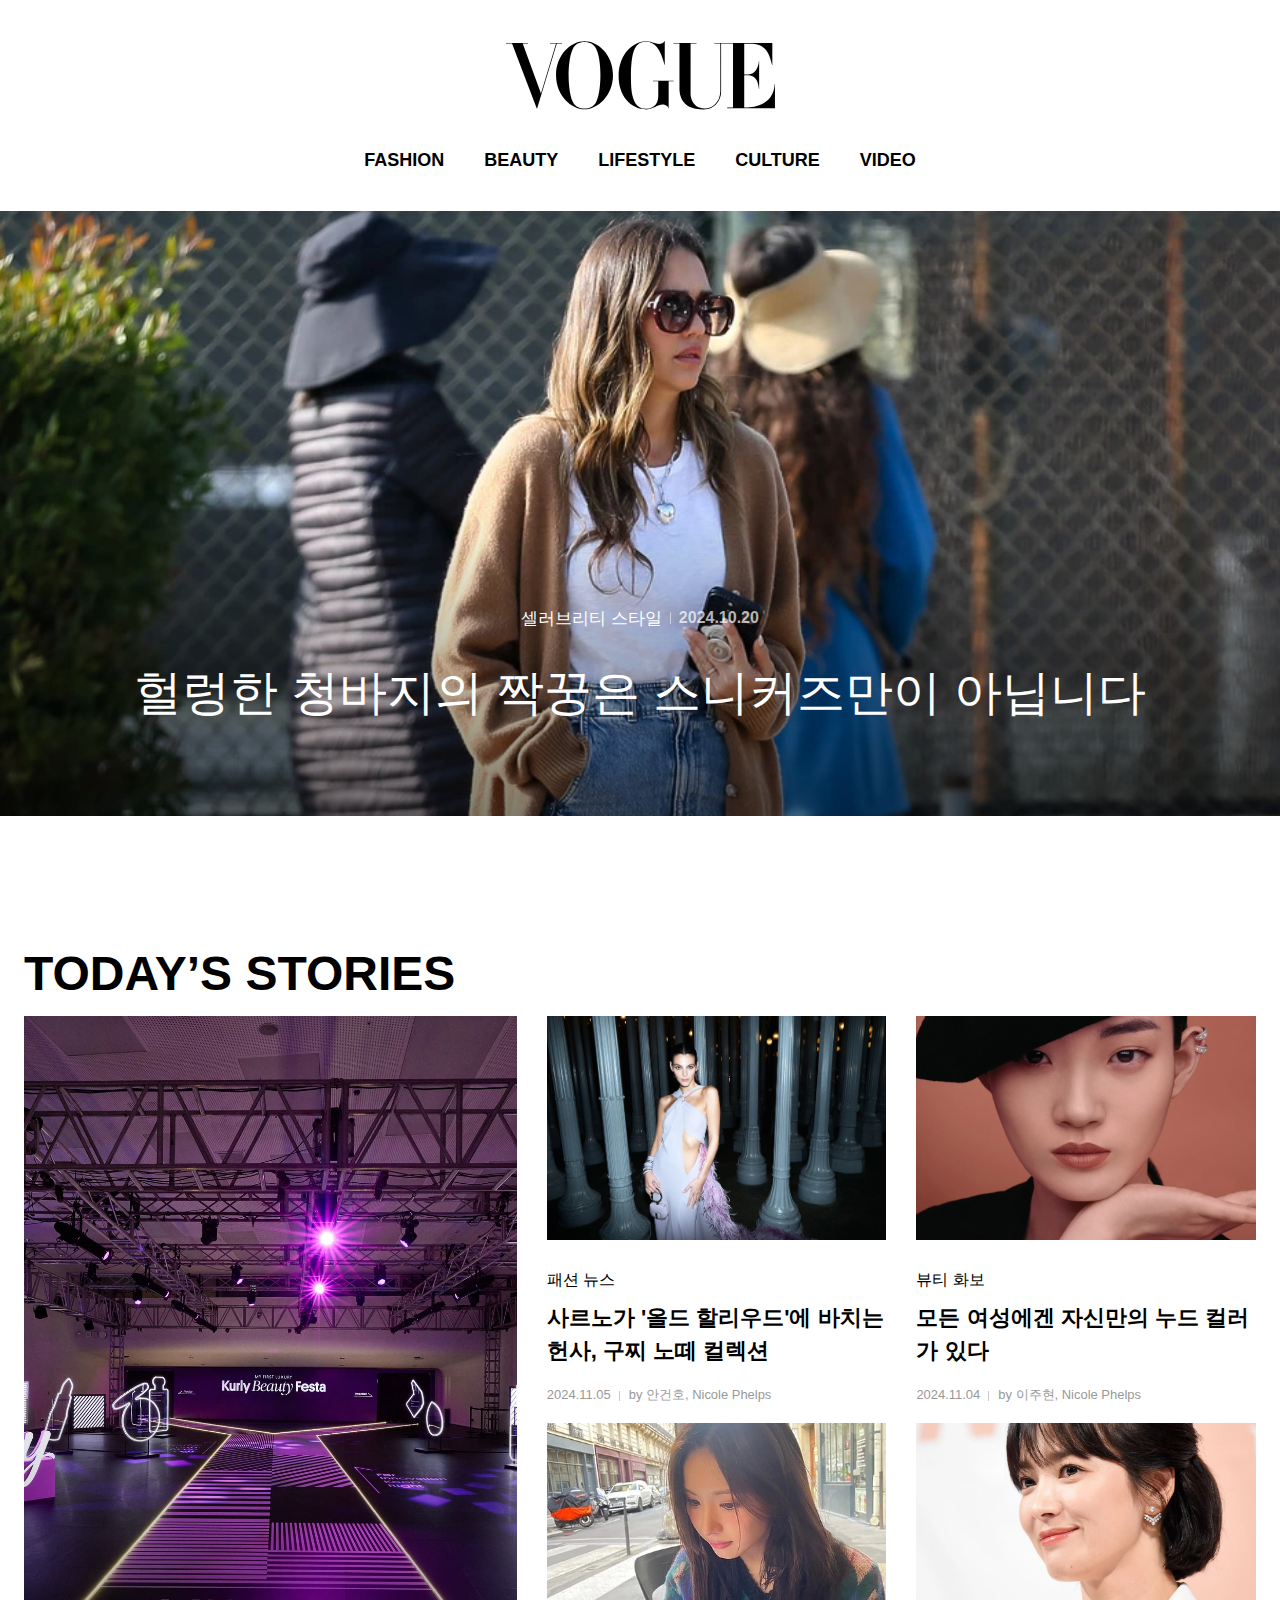
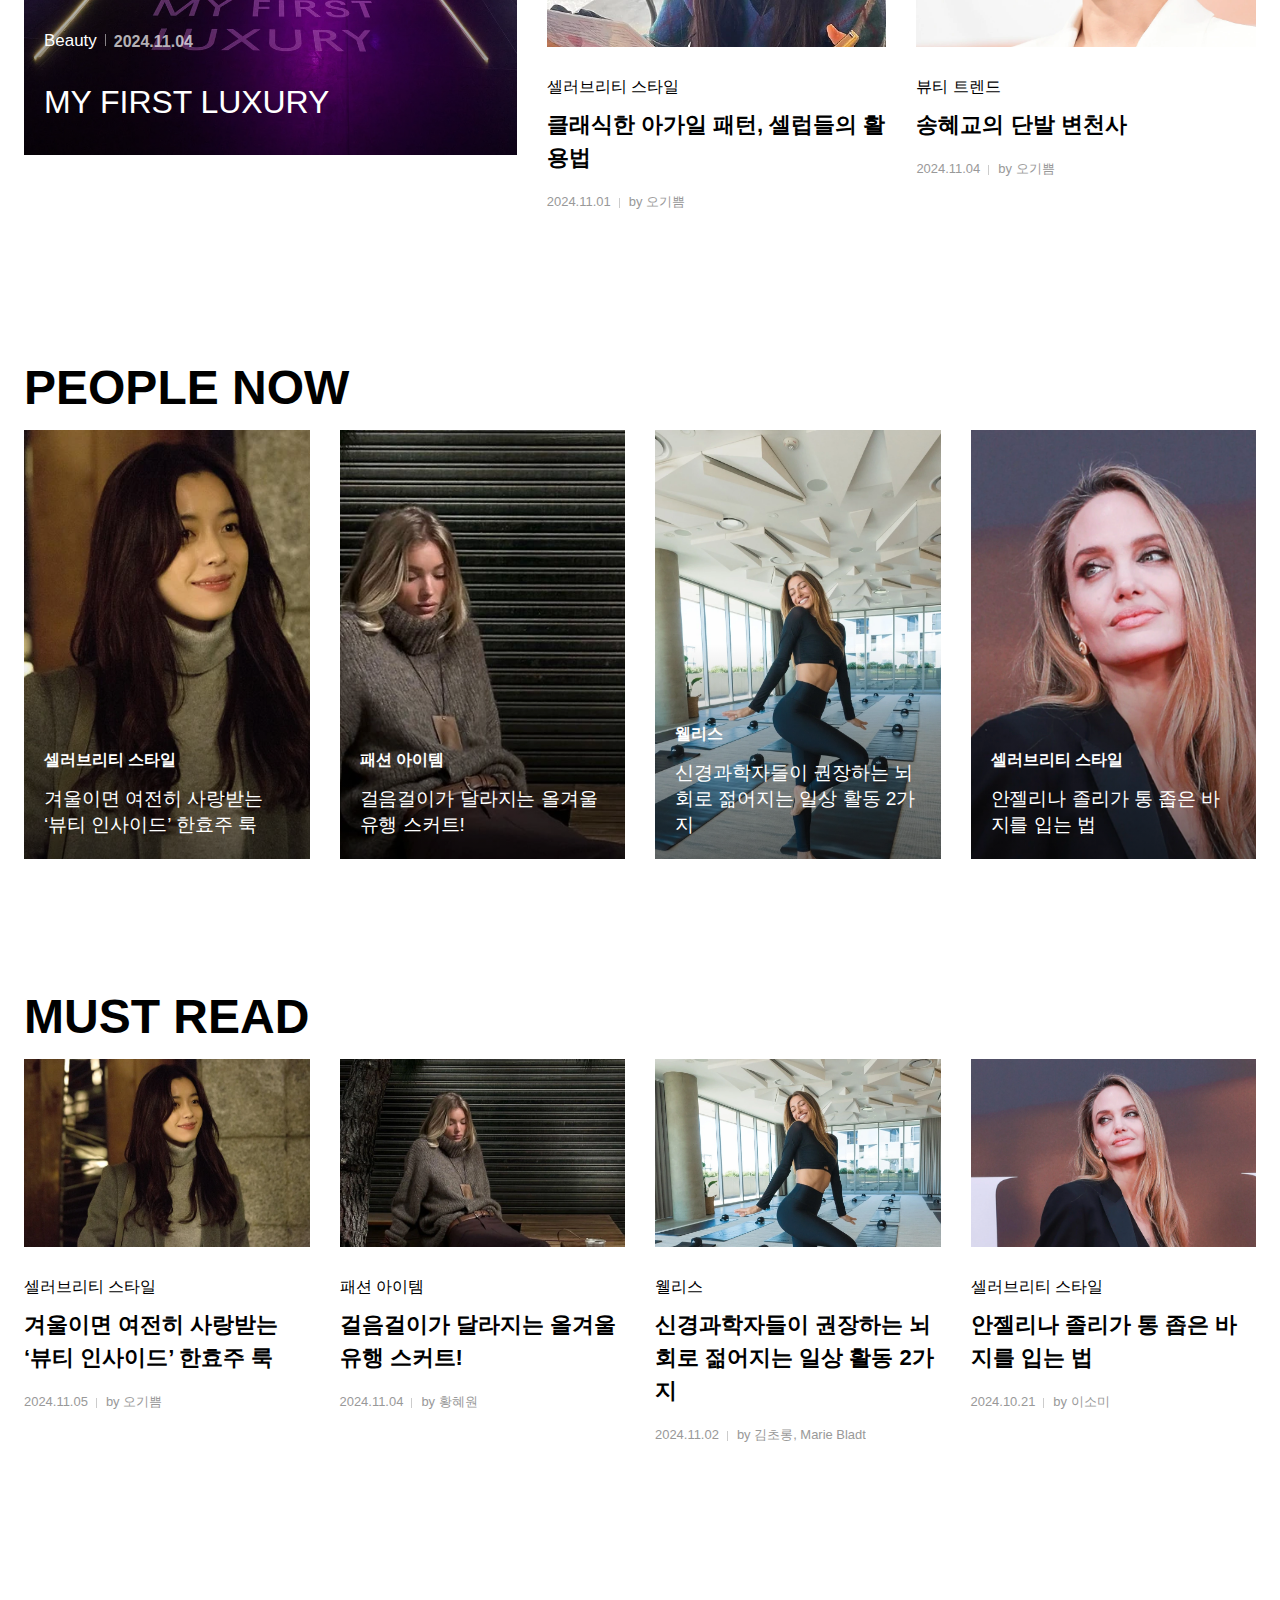
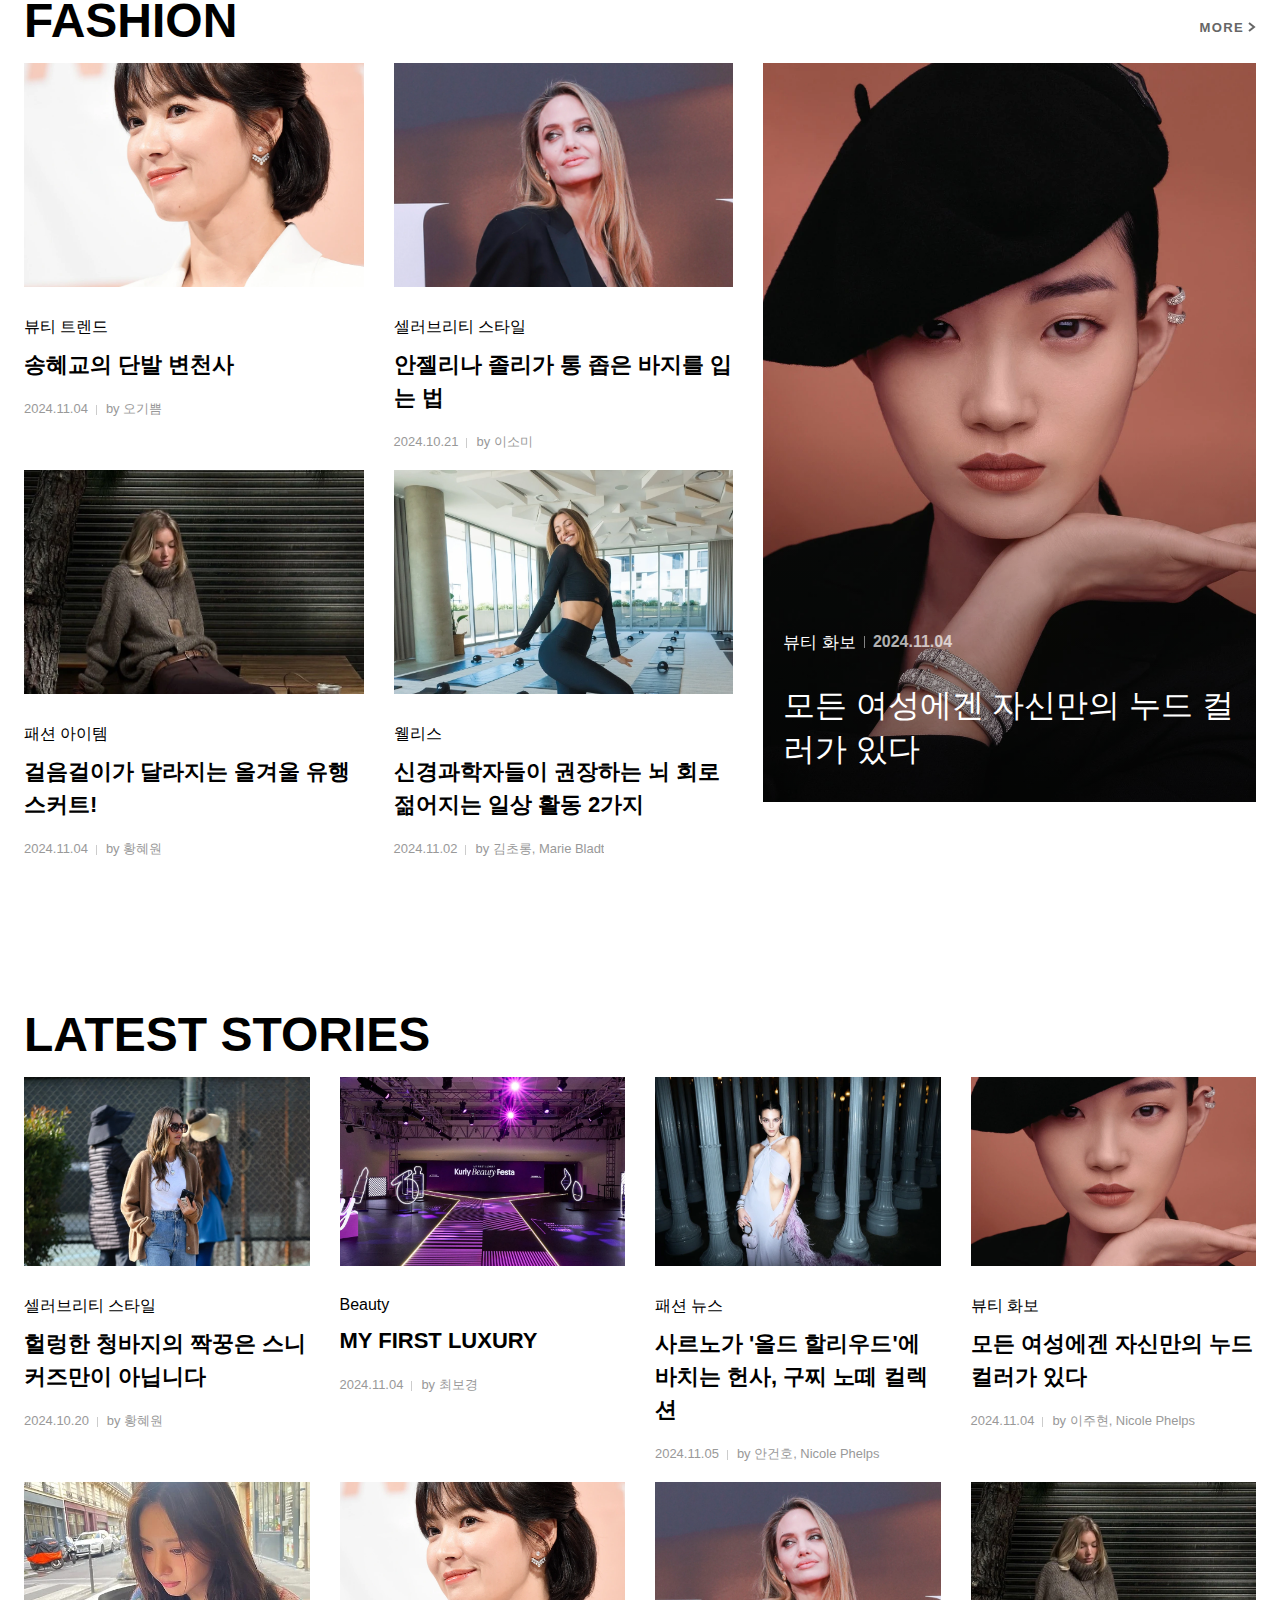
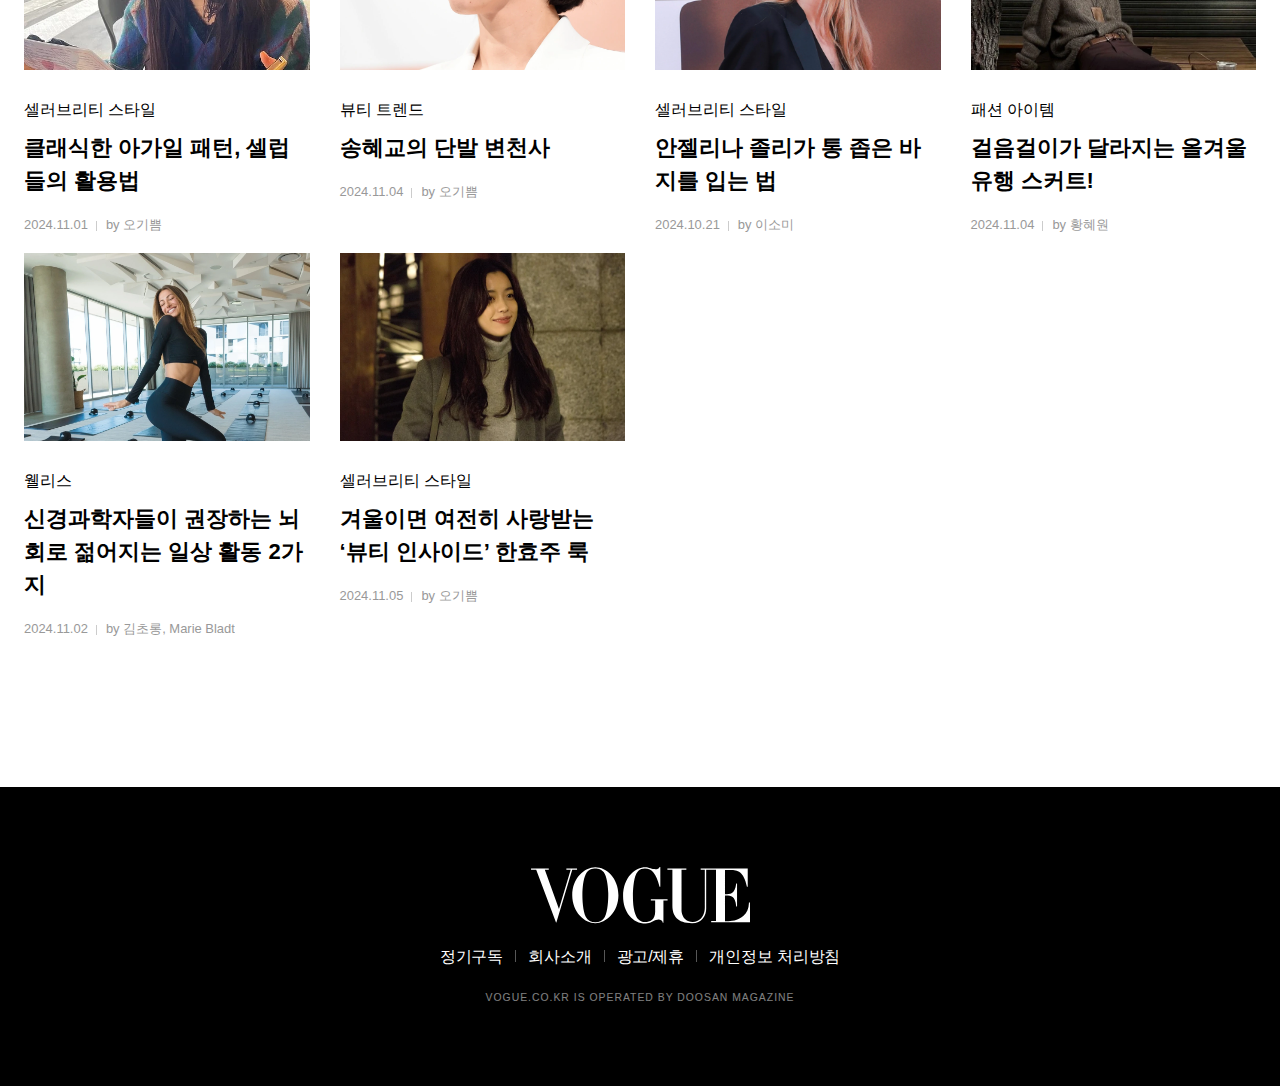
<file: index.html>
<!DOCTYPE html>
<html lang="ko">
  <head>
    <meta charset="UTF-8" />
    <meta http-equiv="Content-Type" content="text/html; charset=utf-8" />
    <meta name="viewport" content="width=device-width, initial-scale=1.0" />
    <link
      rel="shortcut icon"
      href="assets/images/vogue-favicon.ico"
      type="image/x-icon"
    />
    <title>보그 코리아 (Vogue Korea)</title>
    <link href="assets/css/style.css" rel="stylesheet" />
  </head>
  <body>
    <header class="main-header">
      <div class="logo">
        <a href="index.html"><img src="assets/images/logo.svg" /></a>
      </div>
      <nav>
        <ul>
          <li><a href="page-main.html">FASHION</a></li>
          <li><a href="page-main.html">BEAUTY</a></li>
          <li><a href="page-main.html">LIFESTYLE</a></li>
          <li><a href="page-main.html">CULTURE</a></li>
          <li><a href="page-main.html">VIDEO</a></li>
        </ul>
      </nav>
    </header>

    <main>
      <section class="content">
        <ul class="posts">
          <li class="posts-top post-m" data-index="0"></li>
        </ul>
      </section>
      <section class="content">
        <h2 class="tit">Today’s Stories</h2>
        <ul class="posts">
          <li class="posts-main post-m" data-index="1"></li>
          <li class="posts-sub posts-default">
            <ul>
              <li class="post" data-index="2"></li>
              <li class="post" data-index="3"></li>
              <li class="post" data-index="4"></li>
              <li class="post" data-index="5"></li>
            </ul>
          </li>
        </ul>
      </section>
      <section class="content">
        <h2 class="tit">PEOPLE NOW</h2>
        <div class="posts">
          <ul class="posts-thum">
            <li class="post-t" data-index="9"></li>
            <li class="post-t" data-index="7"></li>
            <li class="post-t" data-index="8"></li>
            <li class="post-t" data-index="6"></li>
          </ul>
        </div>
      </section>
      <section class="content">
        <h2 class="tit">Must Read</h2>
        <ul class="posts">
          <li class="posts-default">
            <ul>
              <li class="post" data-index="9"></li>
              <li class="post" data-index="7"></li>
              <li class="post" data-index="8"></li>
              <li class="post" data-index="6"></li>
            </ul>
          </li>
        </ul>
      </section>
      <section class="content">
        <div class="tit">
          <h2>fashion</h2>
          <a class="btn_more" href="page-main.html">more</a>
        </div>
        <ul class="posts">
          <li class="posts-main post-m" data-index="3"></li>
          <li class="posts-sub left posts-default">
            <ul>
              <li class="post" data-index="5"></li>
              <li class="post" data-index="6"></li>
              <li class="post" data-index="7"></li>
              <li class="post" data-index="8"></li>
            </ul>
          </li>
        </ul>
      </section>
      <section class="content">
        <h2 class="tit">Latest stories</h2>
        <ul class="posts">
          <li class="posts-default">
            <ul>
              <li class="post" data-index="0"></li>
              <li class="post" data-index="1"></li>
              <li class="post" data-index="2"></li>
              <li class="post" data-index="3"></li>
              <li class="post" data-index="4"></li>
              <li class="post" data-index="5"></li>
              <li class="post" data-index="6"></li>
              <li class="post" data-index="7"></li>
              <li class="post" data-index="8"></li>
              <li class="post" data-index="9"></li>
            </ul>
          </li>
        </ul>
      </section>
    </main>

    <script type="text/javascript" src="index.js"></script>

    <footer>
      <button class="btn_top" type="button">top</button>
      <div class="logo">
        <a href="index.html"><img src="assets/images/footer_logo_m.svg" /></a>
      </div>
      <nav>
        <ul>
          <li><a href="#">정기구독</a></li>
          <li><a href="#">회사소개</a></li>
          <li><a href="#">광고/제휴</a></li>
          <li><a href="#">개인정보 처리방침</a></li>
        </ul>
      </nav>
      <p class="copyright">VOGUE.CO.KR IS OPERATED BY DOOSAN MAGAZINE</p>
    </footer>
  </body>
</html>
</file>
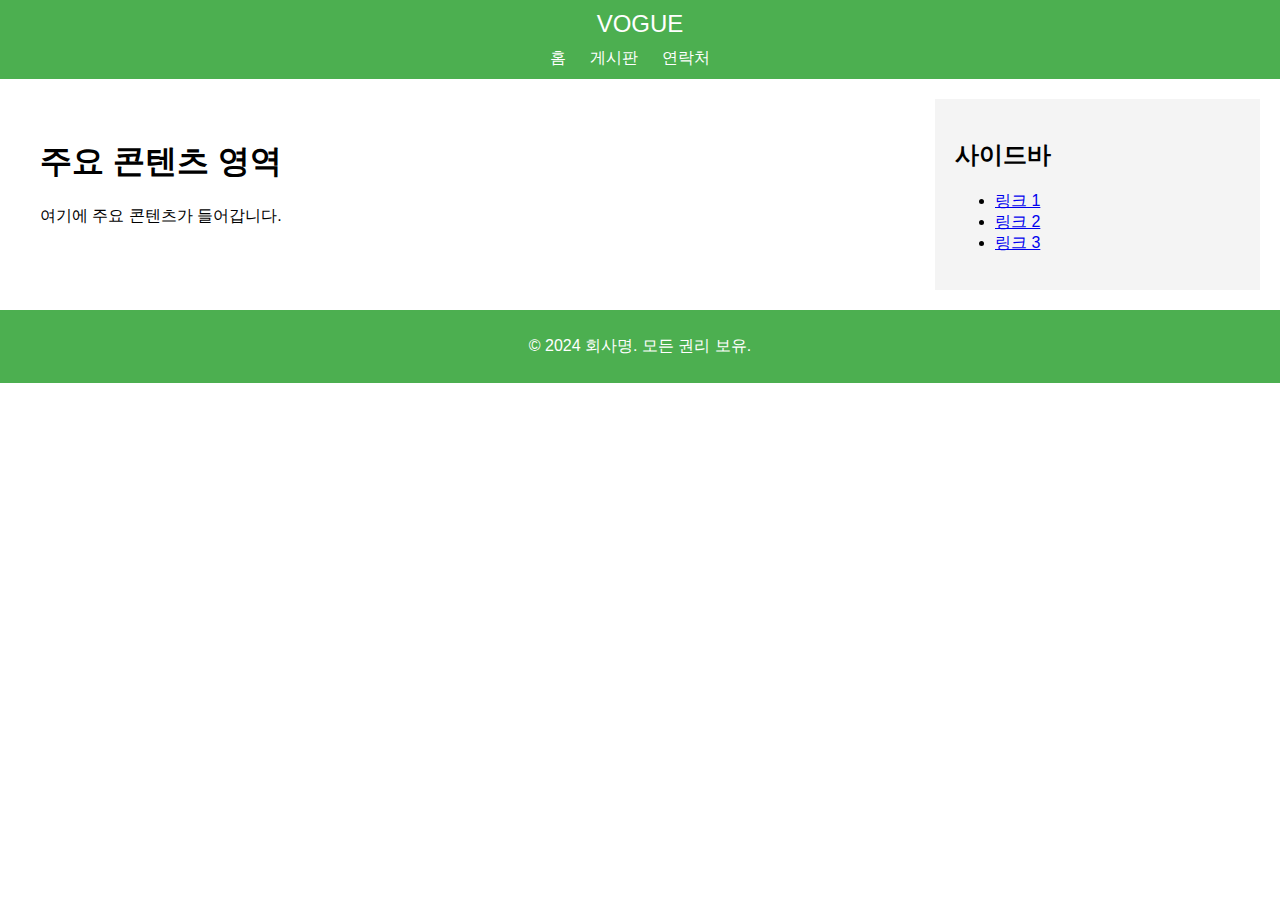
<file: layout/index.html>
<!DOCTYPE html>
<html lang="ko">
  <head>
    <meta charset="UTF-8" />
    <meta name="viewport" content="width=device-width, initial-scale=1.0" />
    <link rel="stylesheet" href="styles.css" />
    <title>기본 레이아웃</title>
  </head>
  <body>
    <header>
      <div class="logo">VOGUE</div>
      <nav>
        <ul>
          <li><a href="#">홈</a></li>
          <li><a href="#">게시판</a></li>
          <li><a href="#">연락처</a></li>
        </ul>
      </nav>
    </header>

    <main>
      <section class="content">
        <h1>주요 콘텐츠 영역</h1>
        <p>여기에 주요 콘텐츠가 들어갑니다.</p>
      </section>

      <aside class="sidebar">
        <h2>사이드바</h2>
        <ul>
          <li><a href="#">링크 1</a></li>
          <li><a href="#">링크 2</a></li>
          <li><a href="#">링크 3</a></li>
        </ul>
      </aside>
    </main>

    <footer>
      <p>© 2024 회사명. 모든 권리 보유.</p>
    </footer>
  </body>
</html>
</file>
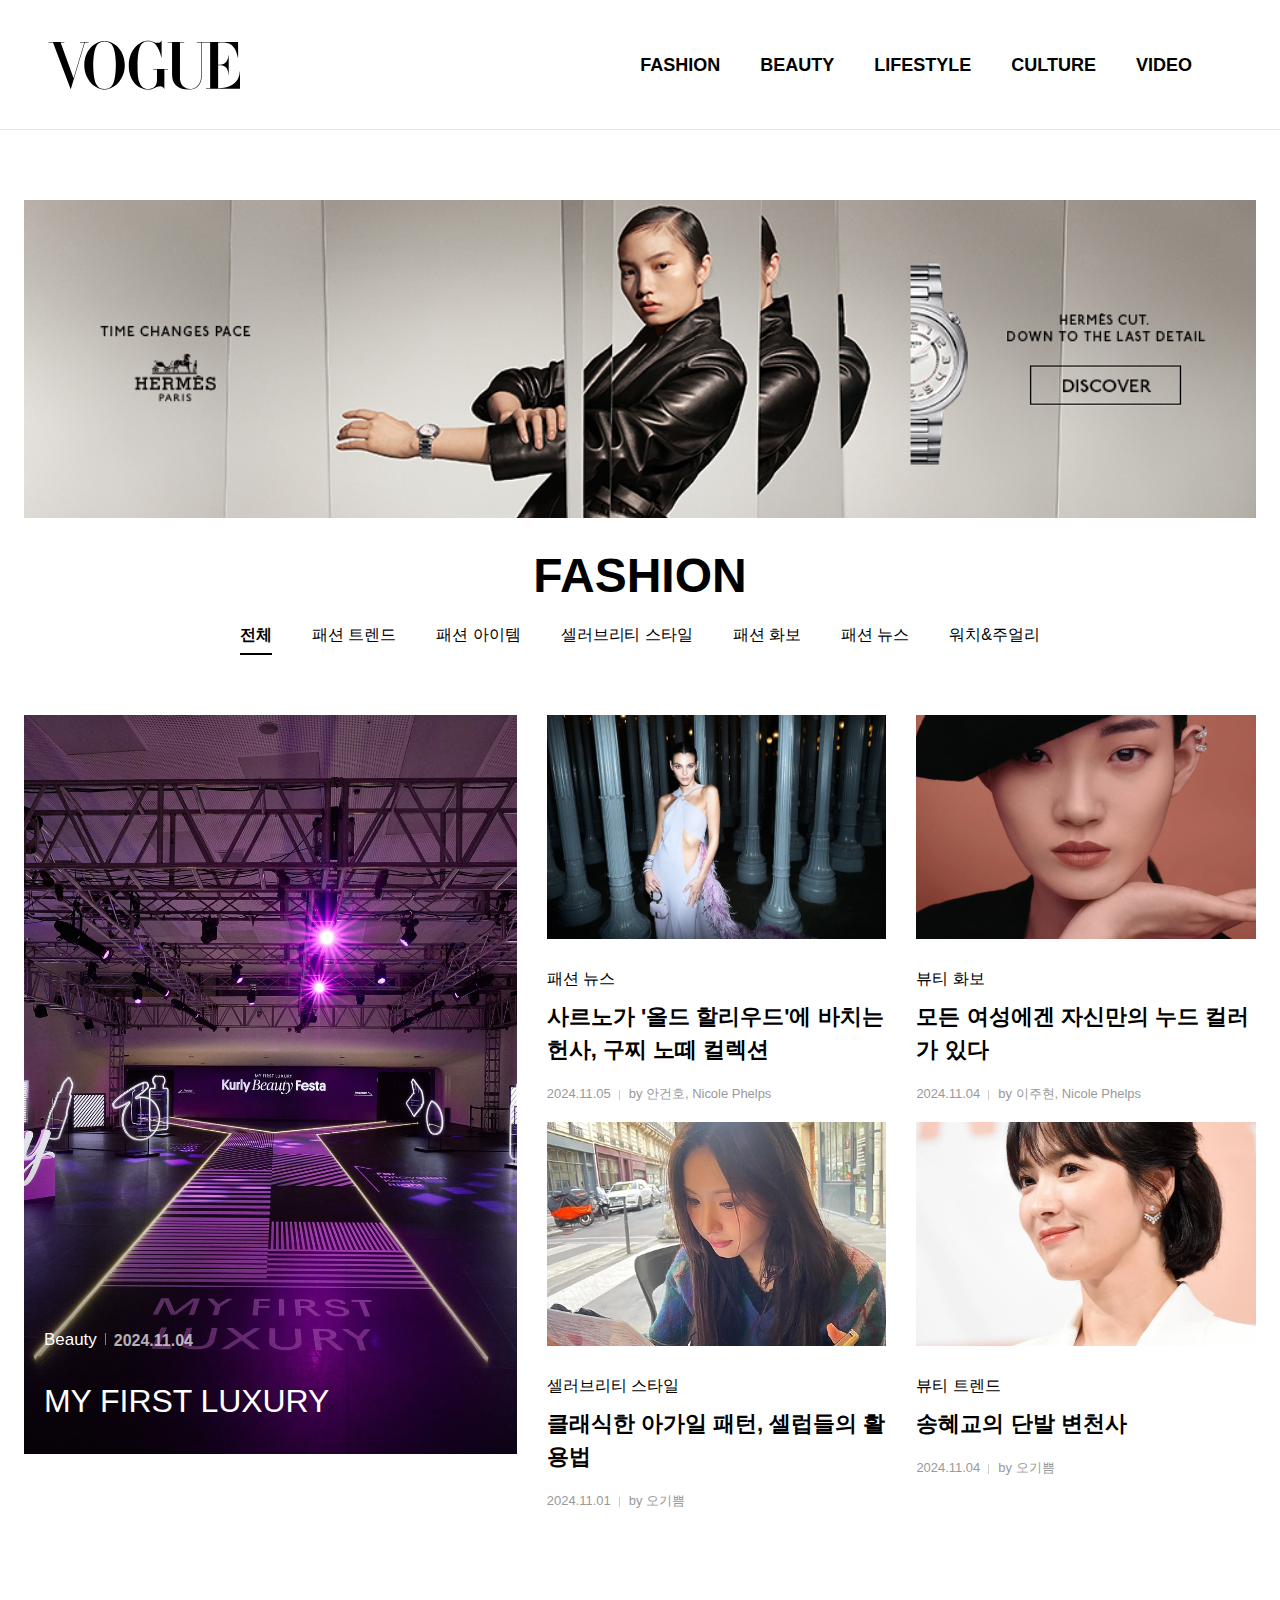
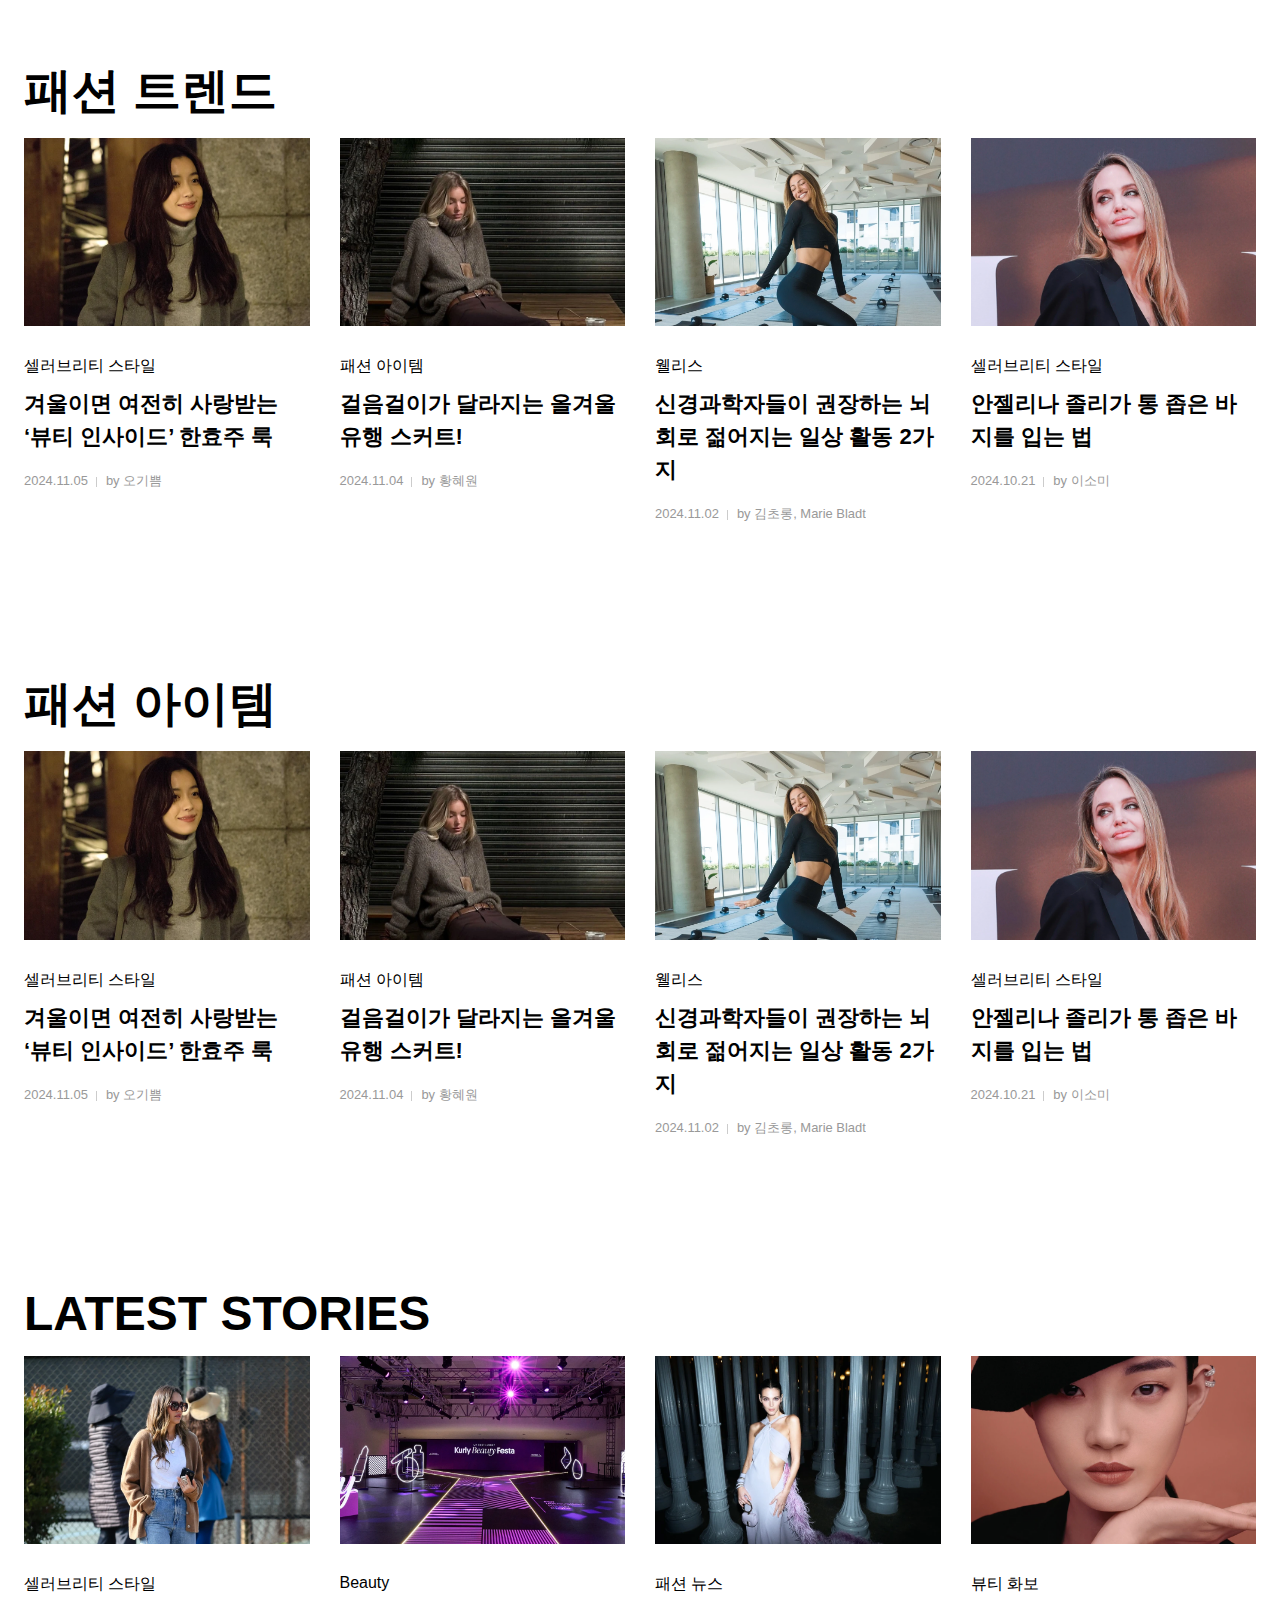
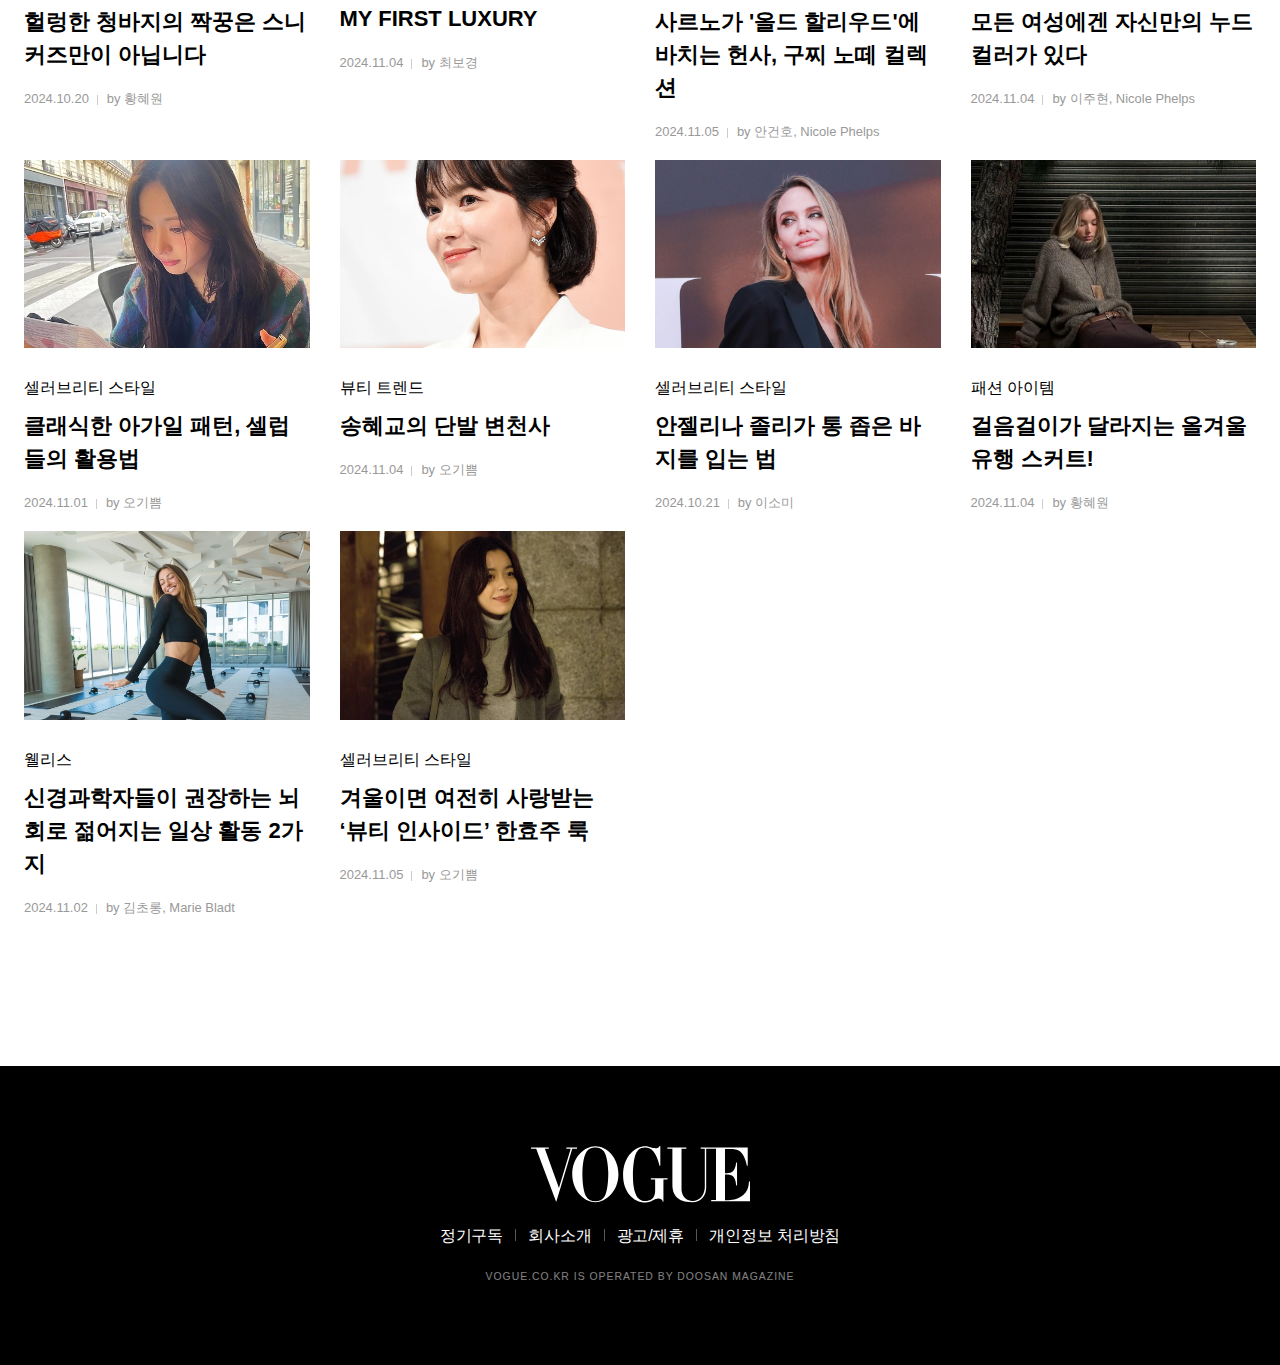
<file: page-main.html>
<!DOCTYPE html>
<html lang="ko">
  <head>
    <meta charset="UTF-8" />
    <meta http-equiv="Content-Type" content="text/html; charset=utf-8" />
    <meta name="viewport" content="width=device-width, initial-scale=1.0" />
    <link
      rel="shortcut icon"
      href="assets/images/vogue-favicon.ico"
      type="image/x-icon"
    />
    <title>보그 코리아 (Vogue Korea)</title>
    <link href="assets/css/style.css" rel="stylesheet" />
  </head>
  <body>
    <header class="sub-header">
      <div class="logo">
        <a href="index.html"><img src="assets/images/logo.svg" /></a>
      </div>
      <nav>
        <ul>
          <li><a href="page-main.html">FASHION</a></li>
          <li><a href="page-main.html">BEAUTY</a></li>
          <li><a href="page-main.html">LIFESTYLE</a></li>
          <li><a href="page-main.html">CULTURE</a></li>
          <li><a href="page-main.html">VIDEO</a></li>
        </ul>
      </nav>
    </header>

    <main>
      <div class="banner"><img src="assets/images/banner.jpeg" /></div>
      <h2 class="page-main-title">FASHION</h2>
      <nav>
        <ul>
          <li class="on"><a href="page-main.html">전체</a></li>
          <li><a href="page-sub.html">패션 트렌드</a></li>
          <li><a href="page-sub.html">패션 아이템</a></li>
          <li><a href="page-sub.html">셀러브리티 스타일</a></li>
          <li><a href="page-sub.html">패션 화보</a></li>
          <li><a href="page-sub.html">패션 뉴스</a></li>
          <li><a href="page-sub.html">워치&주얼리</a></li>
        </ul>
      </nav>
      <section class="content">
        <!-- <h3 class="tit">Today’s Stories</h3> -->
        <ul class="posts">
          <li class="posts-main post-m" data-index="1"></li>
          <li class="posts-sub posts-default">
            <ul>
              <li class="post" data-index="2"></li>
              <li class="post" data-index="3"></li>
              <li class="post" data-index="4"></li>
              <li class="post" data-index="5"></li>
            </ul>
          </li>
        </ul>
      </section>
      <section class="content">
        <h2 class="tit">패션 트렌드</h2>
        <ul class="posts">
          <li class="posts-default">
            <ul>
              <li class="post" data-index="9"></li>
              <li class="post" data-index="7"></li>
              <li class="post" data-index="8"></li>
              <li class="post" data-index="6"></li>
            </ul>
          </li>
        </ul>
      </section>
      <section class="content">
        <h2 class="tit">패션 아이템</h2>
        <ul class="posts">
          <li class="posts-default">
            <ul>
              <li class="post" data-index="9"></li>
              <li class="post" data-index="7"></li>
              <li class="post" data-index="8"></li>
              <li class="post" data-index="6"></li>
            </ul>
          </li>
        </ul>
      </section>
      <section class="content">
        <h2 class="tit">Latest stories</h2>
        <ul class="posts">
          <li class="posts-default">
            <ul id="more-posts">
              <li class="post" data-index="0"></li>
              <li class="post" data-index="1"></li>
              <li class="post" data-index="2"></li>
              <li class="post" data-index="3"></li>
              <li class="post" data-index="4"></li>
              <li class="post" data-index="5"></li>
              <li class="post" data-index="6"></li>
              <li class="post" data-index="7"></li>
              <li class="post" data-index="8"></li>
              <li class="post" data-index="9"></li>
            </ul>
          </li>
        </ul>
      </section>
    </main>

    <script type="text/javascript" src="index.js"></script>

    <footer>
      <button class="btn_top" type="button" style="display: inline-block">
        top
      </button>
      <div class="logo">
        <a href="index.html"><img src="assets/images/footer_logo_m.svg" /></a>
      </div>
      <nav>
        <ul>
          <li><a href="#">정기구독</a></li>
          <li><a href="#">회사소개</a></li>
          <li><a href="#">광고/제휴</a></li>
          <li><a href="#">개인정보 처리방침</a></li>
        </ul>
      </nav>
      <p class="copyright">VOGUE.CO.KR IS OPERATED BY DOOSAN MAGAZINE</p>
    </footer>
  </body>
</html>
</file>
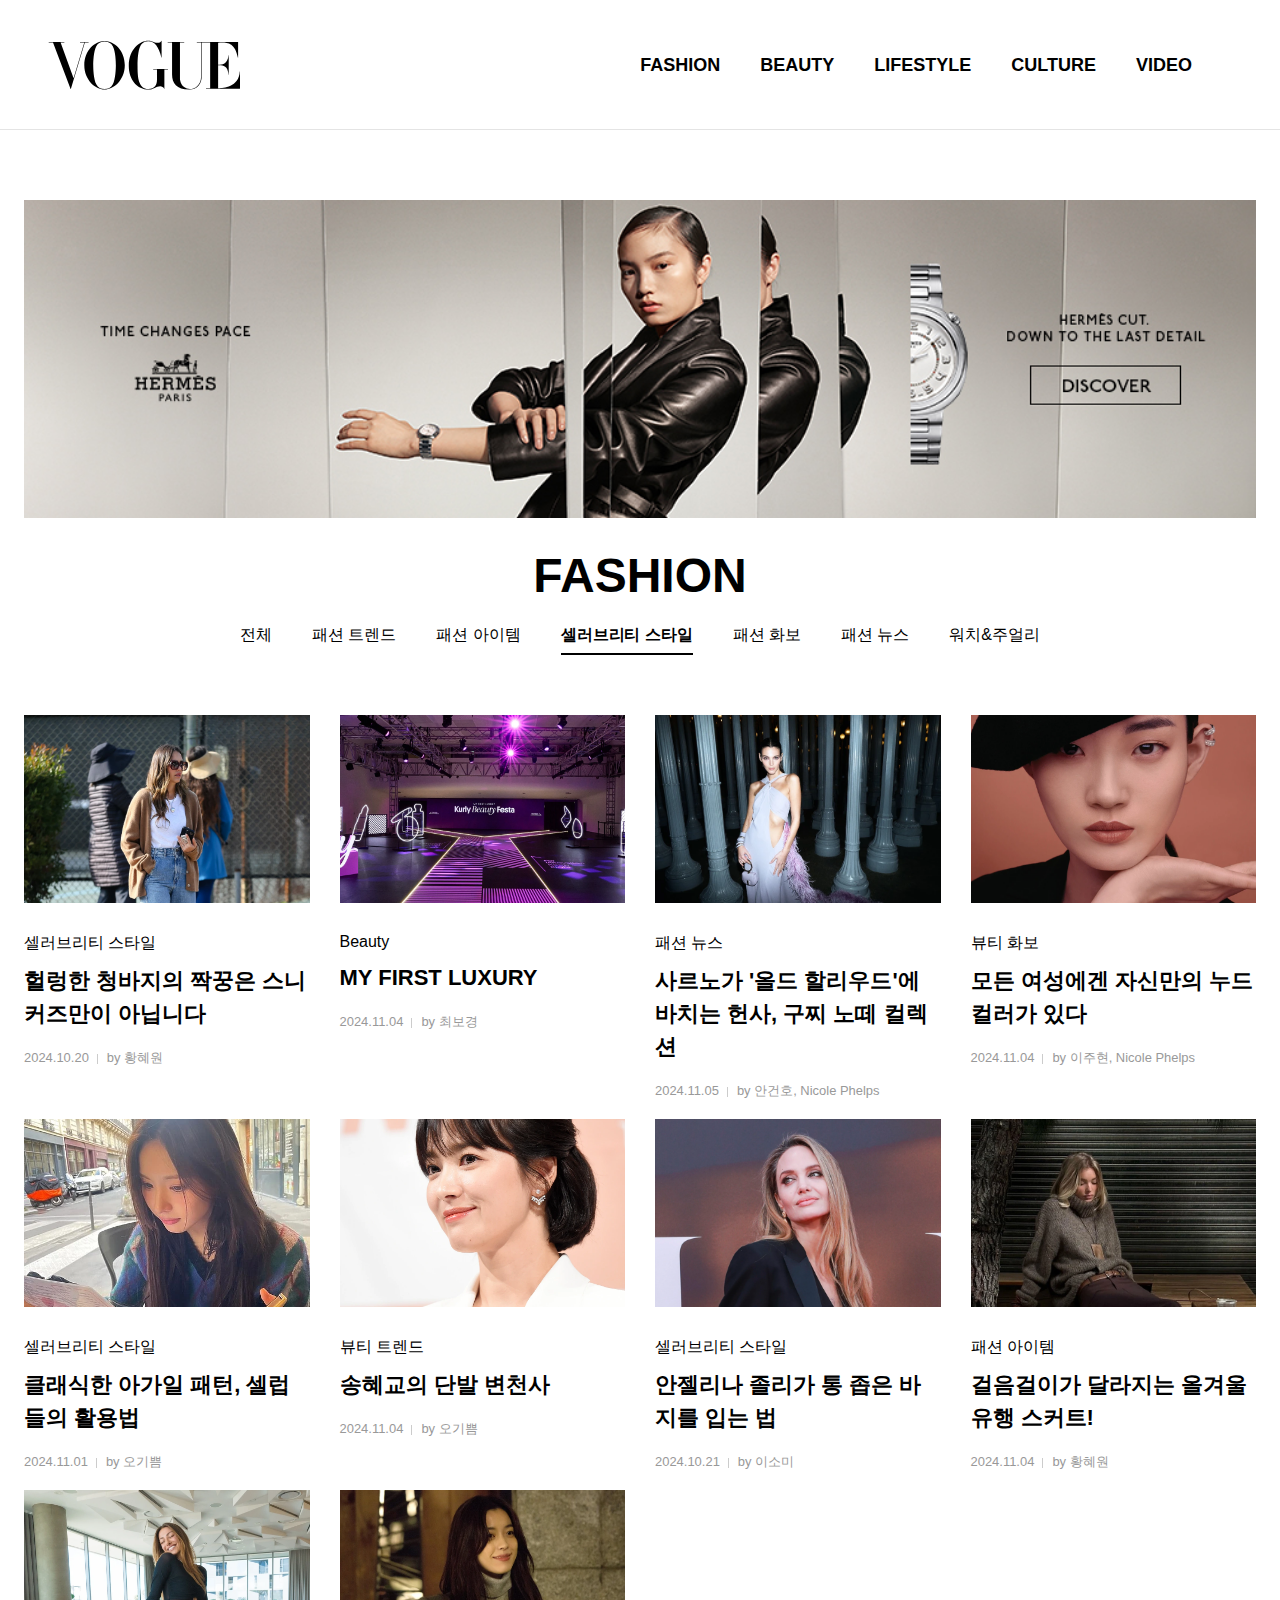
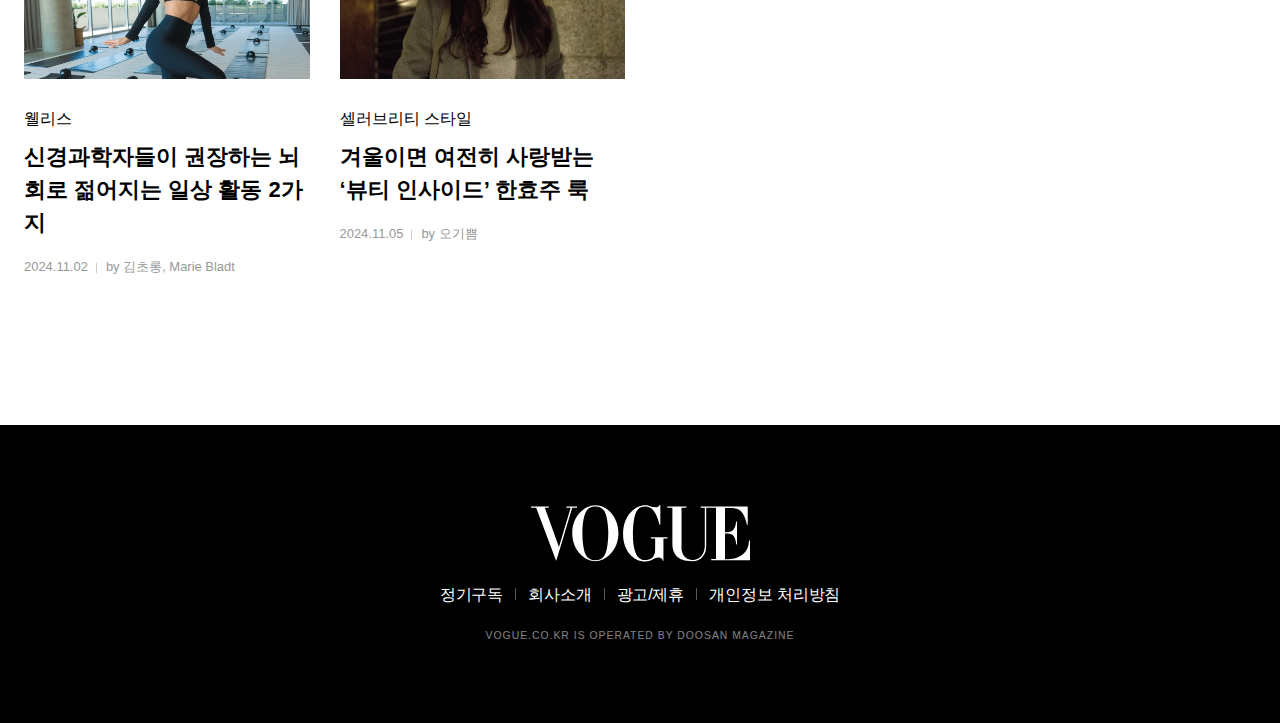
<file: page-sub.html>
<!DOCTYPE html>
<html lang="ko">
  <head>
    <meta charset="UTF-8" />
    <meta http-equiv="Content-Type" content="text/html; charset=utf-8" />
    <meta name="viewport" content="width=device-width, initial-scale=1.0" />
    <link
      rel="shortcut icon"
      href="assets/images/vogue-favicon.ico"
      type="image/x-icon"
    />
    <title>보그 코리아 (Vogue Korea)</title>
    <link href="assets/css/style.css" rel="stylesheet" />
  </head>
  <body>
    <header class="sub-header">
      <div class="logo">
        <a href="index.html"><img src="assets/images/logo.svg" /></a>
      </div>
      <nav>
        <ul>
          <li><a href="page-main.html">FASHION</a></li>
          <li><a href="page-main.html">BEAUTY</a></li>
          <li><a href="page-main.html">LIFESTYLE</a></li>
          <li><a href="page-main.html">CULTURE</a></li>
          <li><a href="page-main.html">VIDEO</a></li>
        </ul>
      </nav>
    </header>

    <main>
      <div class="banner"><img src="assets/images/banner.jpeg" /></div>
      <h2 class="page-main-title">FASHION</h2>
      <nav>
        <ul>
          <li><a href="page-main.html">전체</a></li>
          <li><a href="page-sub.html">패션 트렌드</a></li>
          <li><a href="page-sub.html">패션 아이템</a></li>
          <li class="on"><a href="page-sub.html">셀러브리티 스타일</a></li>
          <li><a href="page-sub.html">패션 화보</a></li>
          <li><a href="page-sub.html">패션 뉴스</a></li>
          <li><a href="page-sub.html">워치&주얼리</a></li>
        </ul>
      </nav>
      <section class="content">
        <!-- <h2 class="tit">Latest stories</h2> -->
        <ul class="posts">
          <li class="posts-default">
            <ul id="more-posts">
              <li class="post" data-index="0"></li>
              <li class="post" data-index="1"></li>
              <li class="post" data-index="2"></li>
              <li class="post" data-index="3"></li>
              <li class="post" data-index="4"></li>
              <li class="post" data-index="5"></li>
              <li class="post" data-index="6"></li>
              <li class="post" data-index="7"></li>
              <li class="post" data-index="8"></li>
              <li class="post" data-index="9"></li>
            </ul>
          </li>
        </ul>
      </section>
    </main>

    <script type="text/javascript" src="index.js"></script>

    <footer>
      <button class="btn_top" type="button" style="display: inline-block">
        top
      </button>
      <div class="logo">
        <a href="index.html"><img src="assets/images/footer_logo_m.svg" /></a>
      </div>
      <nav>
        <ul>
          <li><a href="#">정기구독</a></li>
          <li><a href="#">회사소개</a></li>
          <li><a href="#">광고/제휴</a></li>
          <li><a href="#">개인정보 처리방침</a></li>
        </ul>
      </nav>
      <p class="copyright">VOGUE.CO.KR IS OPERATED BY DOOSAN MAGAZINE</p>
    </footer>
  </body>
</html>
</file>
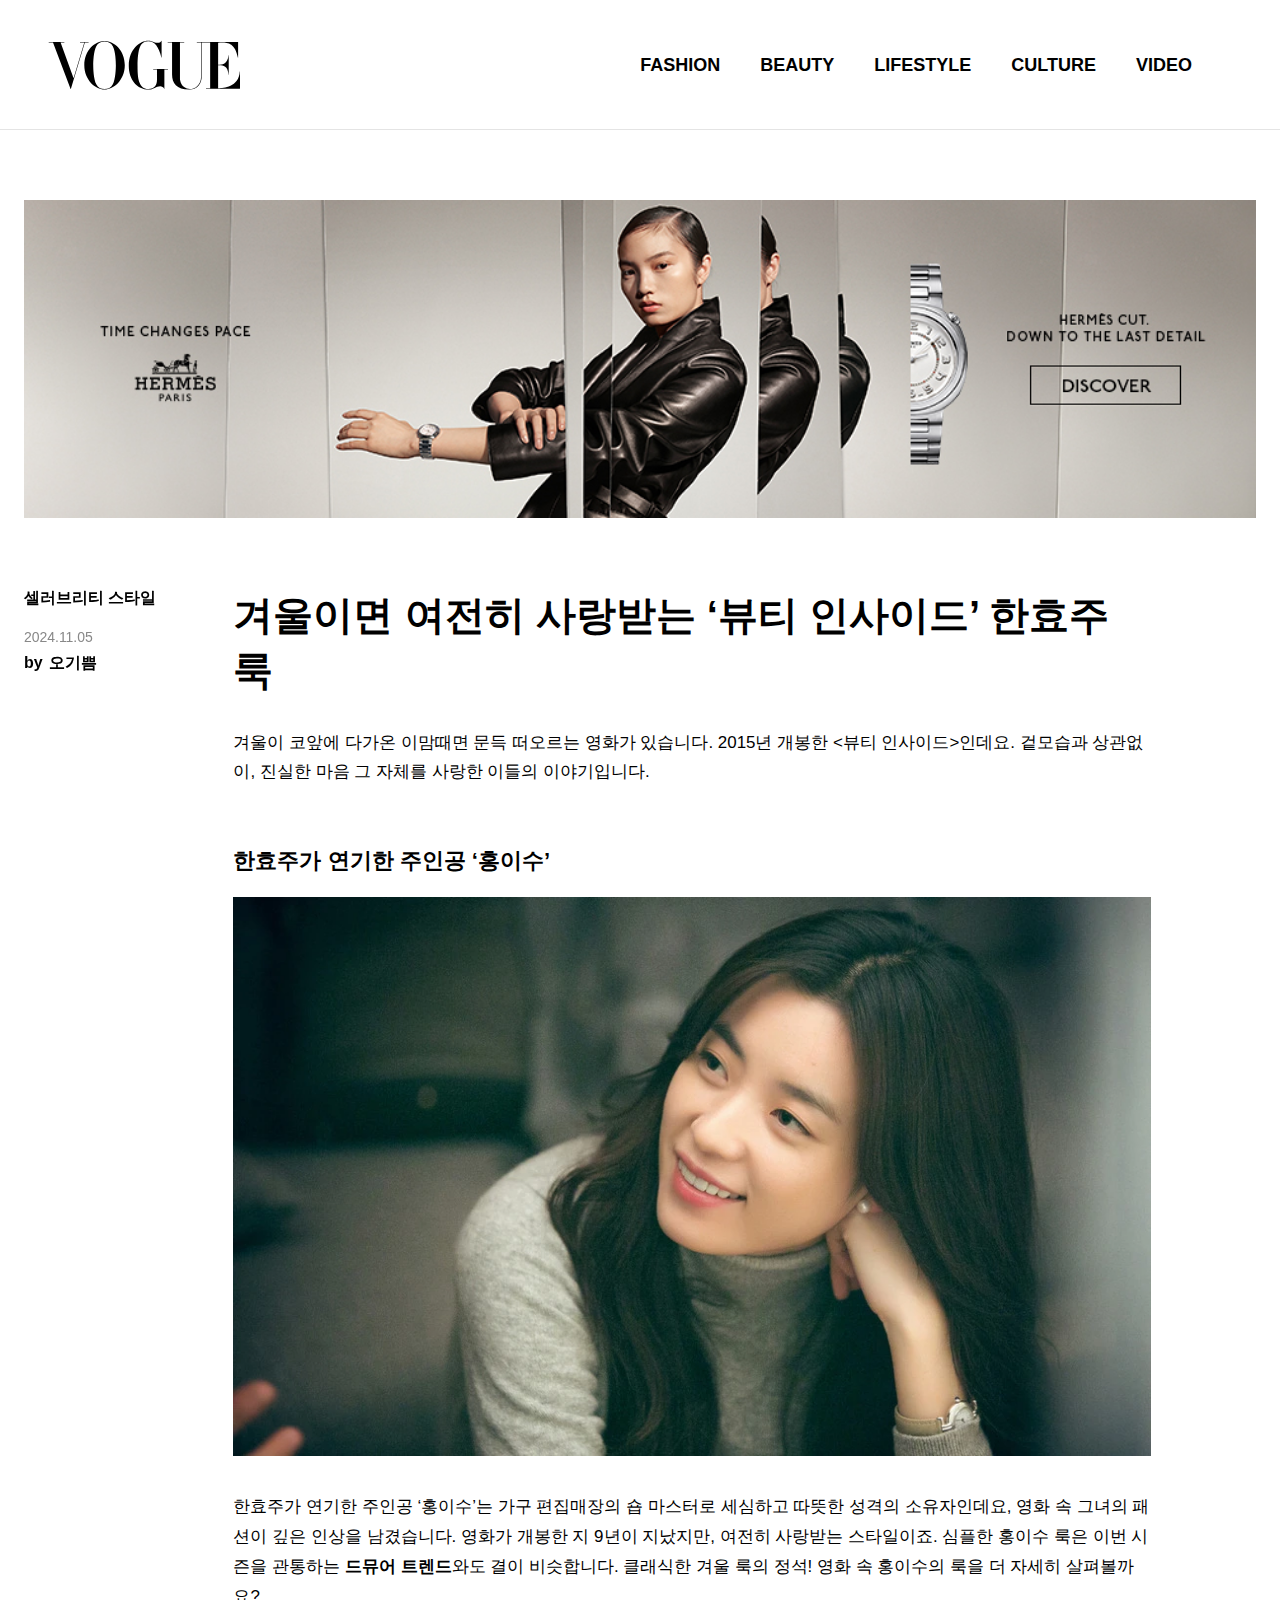
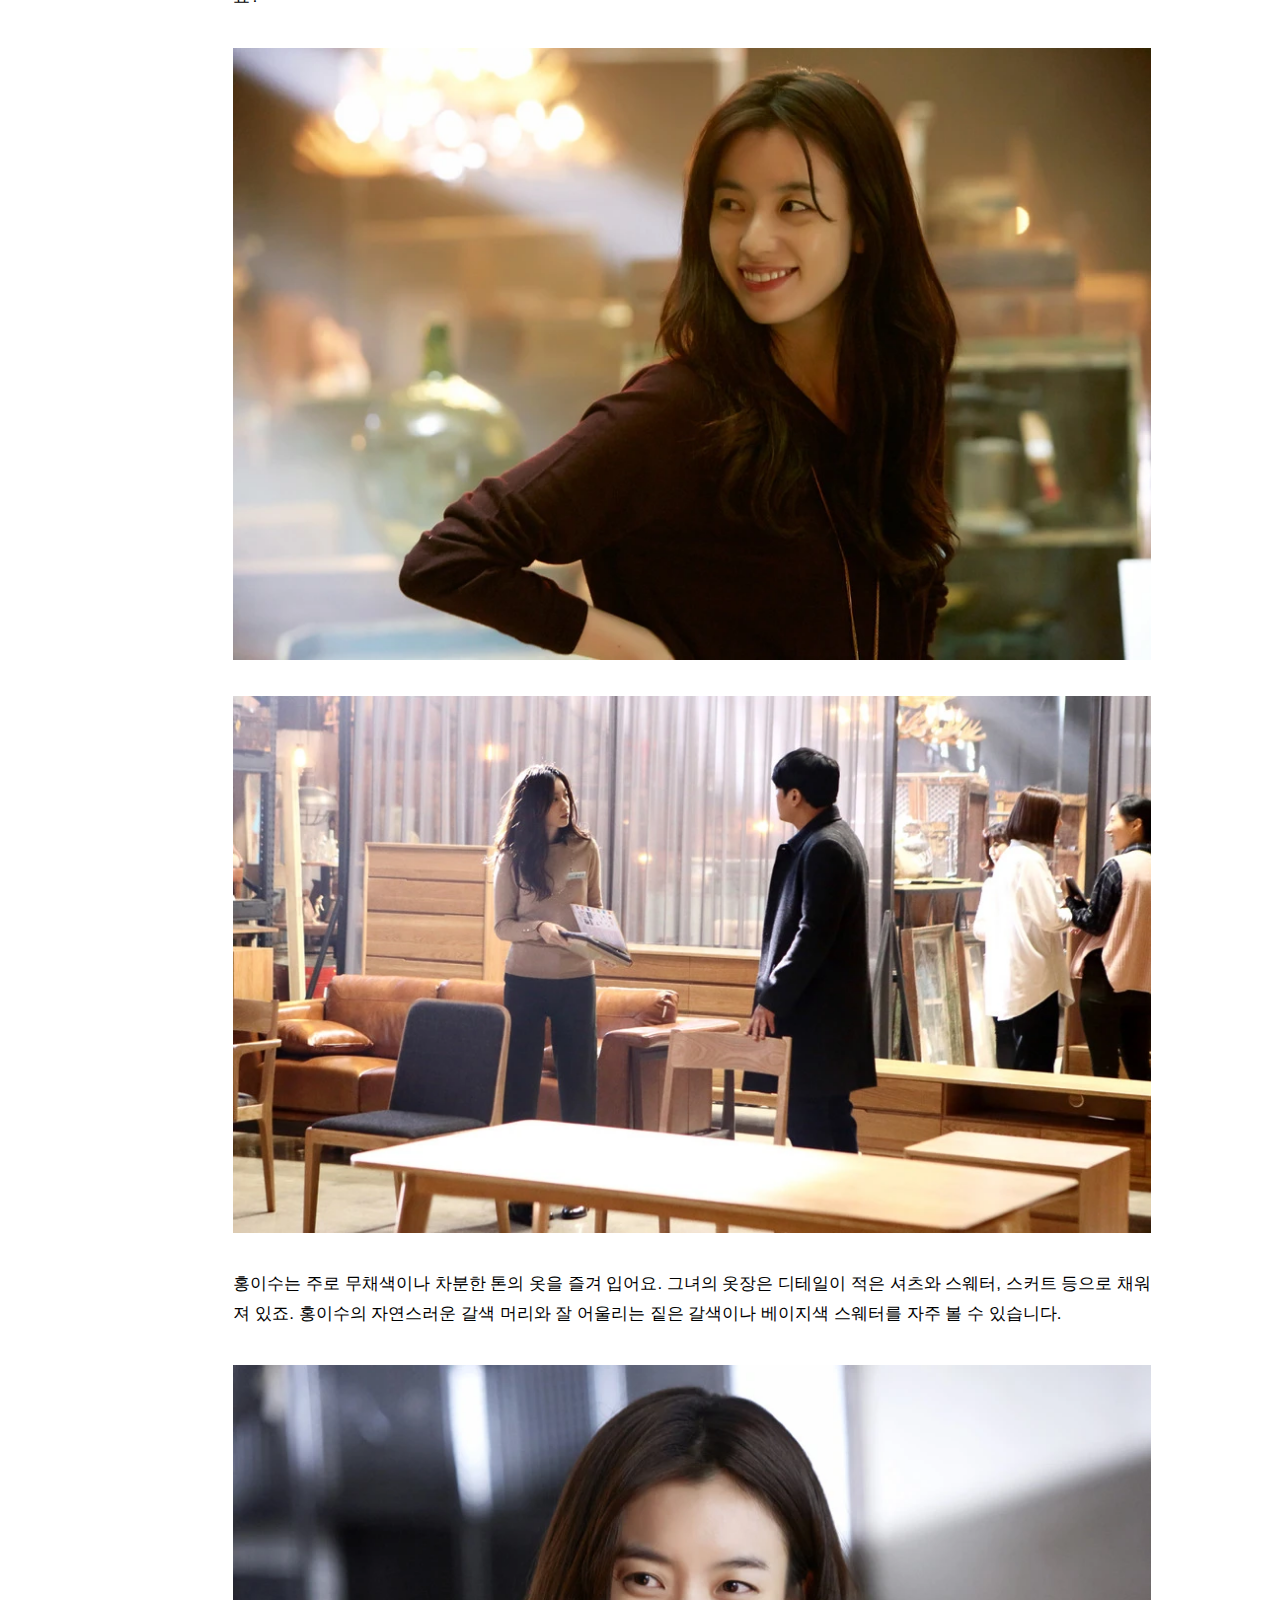
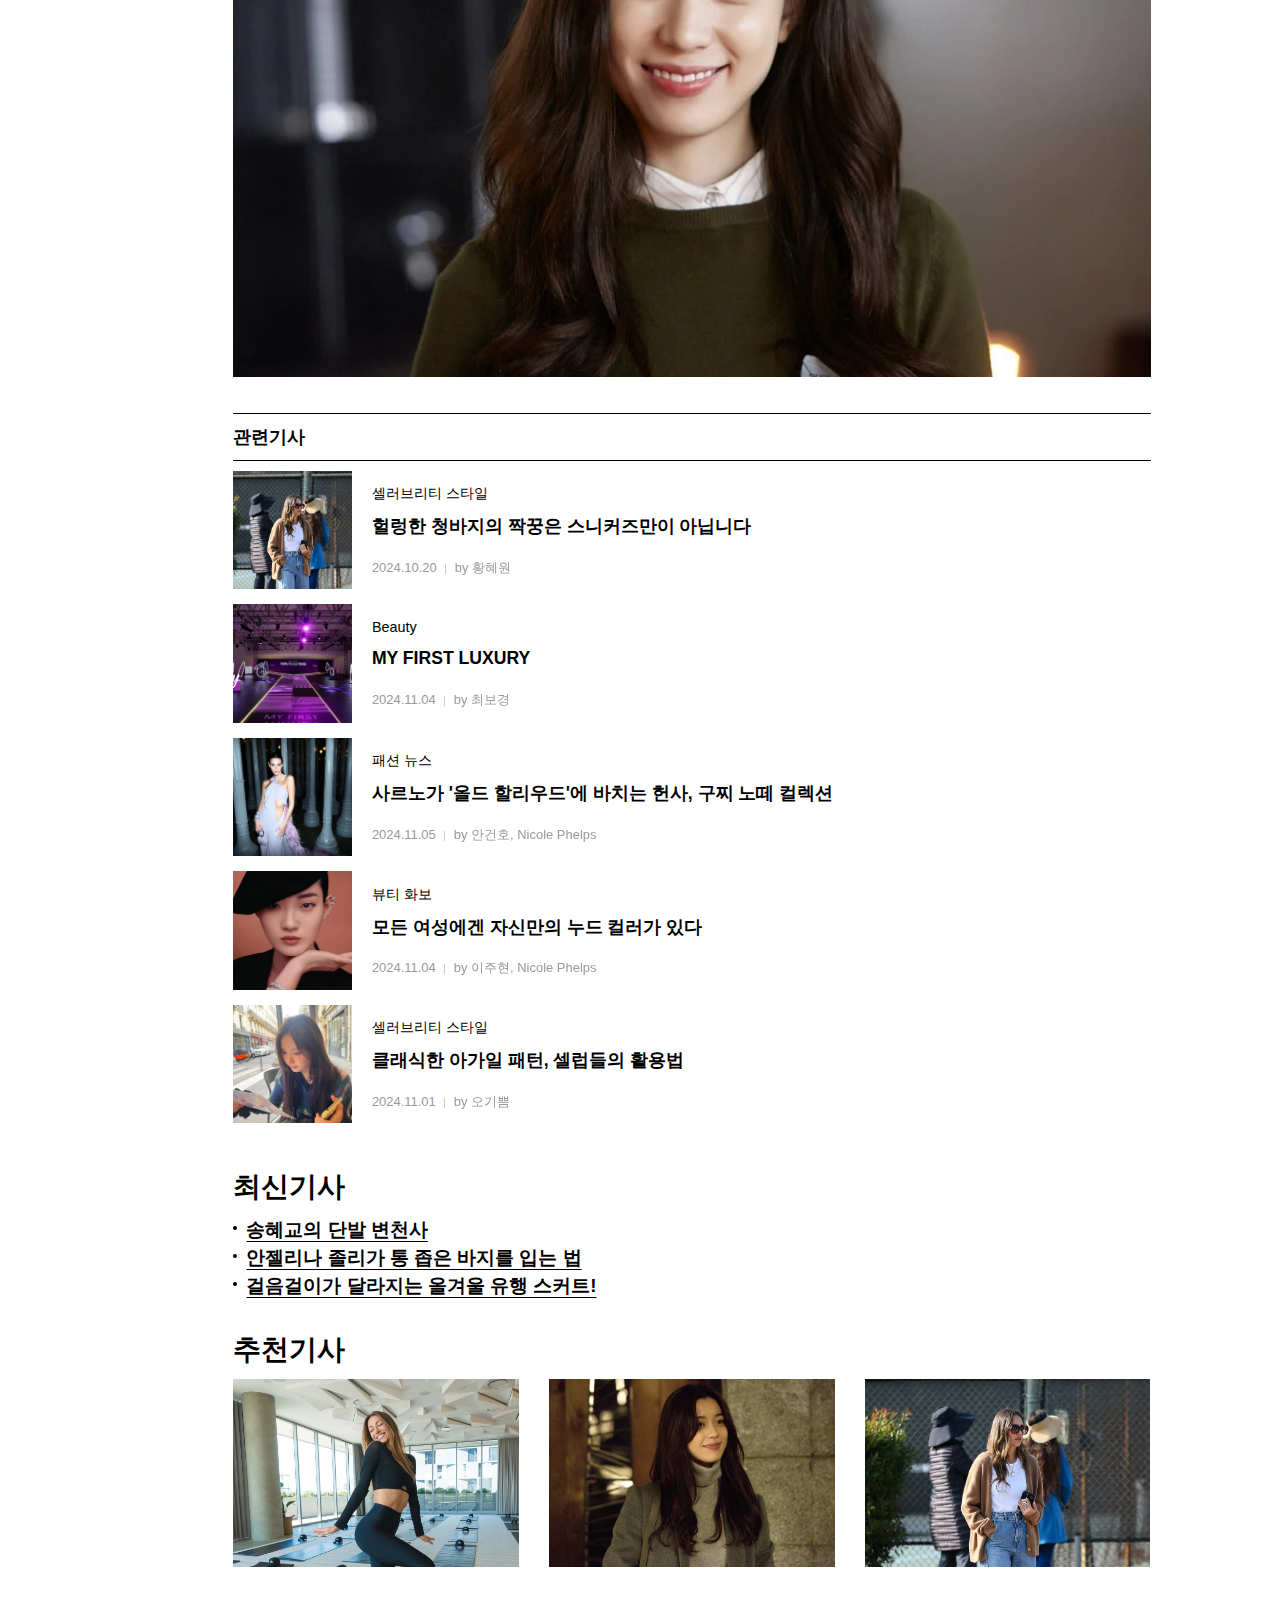
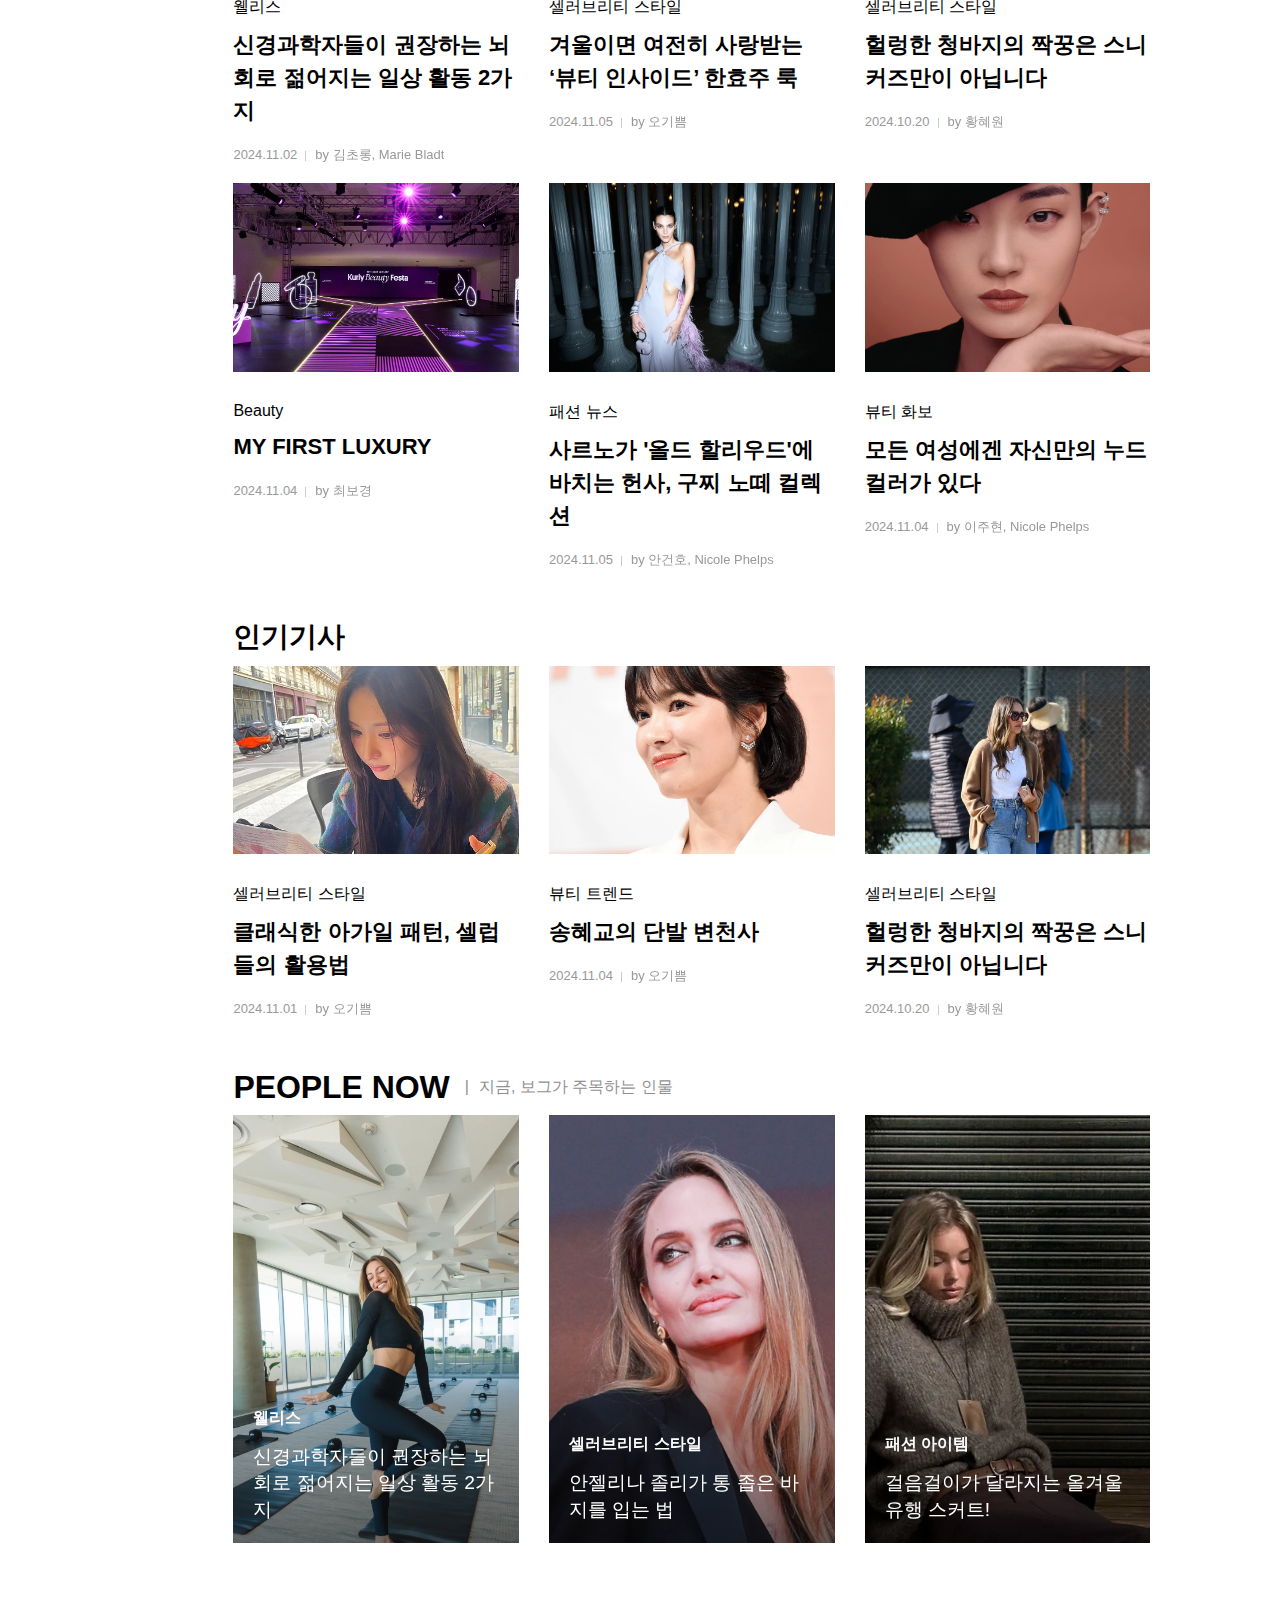
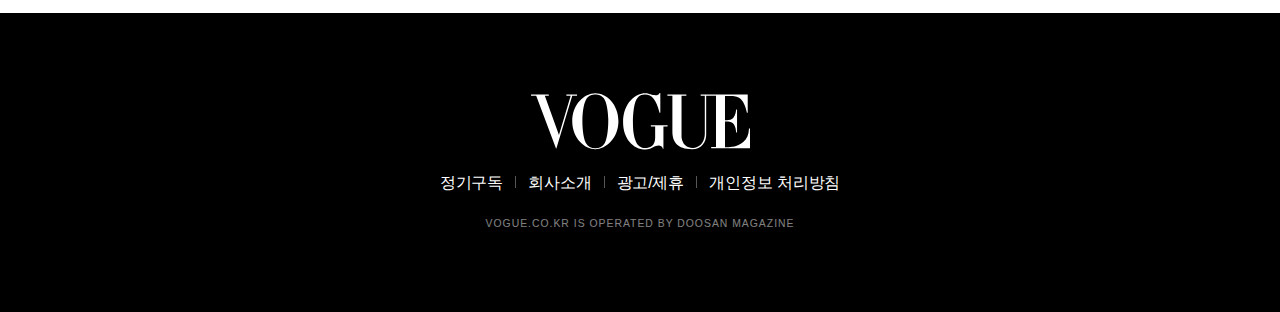
<file: page.html>
<!DOCTYPE html>
<html lang="ko">
  <head>
    <meta charset="UTF-8" />
    <meta http-equiv="Content-Type" content="text/html; charset=utf-8" />
    <meta name="viewport" content="width=device-width, initial-scale=1.0" />
    <link
      rel="shortcut icon"
      href="assets/images/vogue-favicon.ico"
      type="image/x-icon"
    />
    <title>보그 코리아 (Vogue Korea)</title>
    <link href="assets/css/page-style.css" rel="stylesheet" />
  </head>
  <body>
    <header class="sub-header">
      <div class="logo">
        <a href="index.html"><img src="assets/images/logo.svg" /></a>
      </div>
      <nav>
        <ul>
          <li><a href="page-main.html">FASHION</a></li>
          <li><a href="page-main.html">BEAUTY</a></li>
          <li><a href="page-main.html">LIFESTYLE</a></li>
          <li><a href="page-main.html">CULTURE</a></li>
          <li><a href="page-main.html">VIDEO</a></li>
        </ul>
      </nav>
    </header>

    <main>
      <div class="progress"></div>
      <div class="banner"><img src="assets/images/banner.jpeg" /></div>

      <section class="content">
        <div class="post-share">
          <p class="category">
            <a href="page-sub.html">셀러브리티 스타일</a>
          </p>
          <h1 class="post_tit mo">
            겨울이면 여전히 사랑받는 ‘뷰티 인사이드’ 한효주 룩
          </h1>
          <p class="date">2024.11.05</p>
          <ul class="author">
            <li><a href="#">오기쁨</a></li>
          </ul>
        </div>
        <div class="post-content">
          <h1 class="post_tit pc">
            겨울이면 여전히 사랑받는 ‘뷰티 인사이드’ 한효주 룩
          </h1>
          <p>
            겨울이 코앞에 다가온 이맘때면 문득 떠오르는 영화가 있습니다. 2015년
            개봉한 &lt;뷰티 인사이드&gt;인데요. 겉모습과 상관없이, 진실한 마음
            그 자체를 사랑한 이들의 이야기입니다.
          </p>
          <h2>한효주가 연기한 주인공 ‘홍이수’</h2>
          <img src="assets/images/post9-1.webp" />
          <p>
            한효주가 연기한 주인공 ‘홍이수’는 가구 편집매장의 숍 마스터로
            세심하고 따뜻한 성격의 소유자인데요, 영화 속 그녀의 패션이 깊은
            인상을 남겼습니다. 영화가 개봉한 지 9년이 지났지만, 여전히 사랑받는
            스타일이죠. 심플한 홍이수 룩은 이번 시즌을 관통하는
            <strong
              ><a
                rel="noreferrer noopener"
                href="https://www.vogue.co.kr/?p=521443"
                target="_blank"
                >드뮤어 트렌드</a
              ></strong
            >와도 결이 비슷합니다. 클래식한 겨울 룩의 정석! 영화 속 홍이수의
            룩을 더 자세히 살펴볼까요?
          </p>
          <img src="assets/images/post9-2.webp" />
          <img src="assets/images/post9-3.webp" />
          <p>
            홍이수는 주로 무채색이나 차분한 톤의 옷을 즐겨 입어요. 그녀의 옷장은
            디테일이 적은 셔츠와 스웨터, 스커트 등으로 채워져 있죠. 홍이수의
            자연스러운 갈색 머리와 잘 어울리는 짙은 갈색이나 베이지색 스웨터를
            자주 볼 수 있습니다.
          </p>
          <img src="assets/images/post9-4.webp" />

          <div class="post-relate posts-default posts-mini">
            <h2>관련기사</h2>
            <ul>
              <li class="post" data-index="0"></li>
              <li class="post" data-index="1"></li>
              <li class="post" data-index="2"></li>
              <li class="post" data-index="3"></li>
              <li class="post" data-index="4"></li>
            </ul>
          </div>
          <div class="post-news posts-list">
            <h2>최신기사</h2>
            <ul>
              <li class="post-l" data-index="5"></li>
              <li class="post-l" data-index="6"></li>
              <li class="post-l" data-index="7"></li>
            </ul>
          </div>
          <div class="post-news posts-default">
            <h2>추천기사</h2>
            <ul>
              <li class="post" data-index="8"></li>
              <li class="post" data-index="9"></li>
              <li class="post" data-index="0"></li>
              <li class="post" data-index="1"></li>
              <li class="post" data-index="2"></li>
              <li class="post" data-index="3"></li>
            </ul>
          </div>
          <div class="post-news posts-default">
            <h2>인기기사</h2>
            <ul>
              <li class="post" data-index="4"></li>
              <li class="post" data-index="5"></li>
              <li class="post" data-index="0"></li>
            </ul>
          </div>
          <div class="post-now">
            <div class="posts-title">
              <h2>PEOPLE NOW</h2>
              <p>지금, 보그가 주목하는 인물</p>
            </div>
            <div class="posts">
              <ul class="posts-thum">
                <li class="post-t" data-index="8"></li>
                <li class="post-t" data-index="6"></li>
                <li class="post-t" data-index="7"></li>
              </ul>
            </div>
          </div>
        </div>
      </section>
    </main>

    <script type="text/javascript" src="index.js"></script>

    <footer>
      <button class="btn_top" type="button" style="display: inline-block">
        top
      </button>
      <div class="logo">
        <a href="index.html"><img src="assets/images/footer_logo_m.svg" /></a>
      </div>
      <nav>
        <ul>
          <li><a href="#">정기구독</a></li>
          <li><a href="#">회사소개</a></li>
          <li><a href="#">광고/제휴</a></li>
          <li><a href="#">개인정보 처리방침</a></li>
        </ul>
      </nav>
      <p class="copyright">VOGUE.CO.KR IS OPERATED BY DOOSAN MAGAZINE</p>
    </footer>
  </body>
</html>
</file>
<file: assets/css/style.css>
@charset "UTF-8";
* {
  margin: 0;
  padding: 0;
  box-sizing: border-box;
  font-family: "Vogue", "Vogue-window", "Vogue-ios", "Vogue-android", sans-serif;
}

html,
body {
  height: 100%;
  font-family: sans-serif;
}

ul,
ol,
li {
  list-style: none;
}

a {
  text-decoration: none;
  color: inherit;
}

table {
  border-collapse: collapse;
  border-spacing: 0;
}

div {
  display: block;
}

img {
  vertical-align: middle;
  max-width: 100%;
}

button {
  border: 0;
  background: transparent;
  cursor: pointer;
}

button,
textarea,
input,
select {
  font-family: sans-serif;
  font-size: 100%;
  line-height: 1.15;
  margin: 0;
}

article,
aside,
footer,
header,
nav,
section {
  display: block;
}

header {
  position: fixed;
  top: 0;
  left: 0;
  width: 100%;
  transition: transform 0.5s ease;
  transform: translateY(0);
  z-index: 1000;
  background-color: white;
  color: black;
  padding: 40px 0;
}
header.hidden {
  transform: translateY(-100%);
}
header nav {
  display: flex; /* Flexbox로 메뉴 항목들을 수평 배치 */
  justify-content: center; /* 메뉴 항목을 왼쪽 정렬 */
  overflow-x: auto;
  margin: 40px 0 0 40px;
}
header nav::-webkit-scrollbar {
  display: none; /* 스크롤바를 숨깁니다 */
}
header nav ul {
  display: flex; /* ul 자체를 flex로 설정 */
  padding: 0;
  margin: 0;
  flex-wrap: nowrap; /* 메뉴 항목들이 한 줄로 계속 나열되도록 설정 */
}
header nav ul li {
  display: inline-flex; /* 메뉴 항목을 inline-flex로 설정 */
  font-size: 18px;
  font-weight: 700;
  text-transform: uppercase;
  margin-right: 40px;
}
header nav ul li a {
  font-size: 1em;
}
header.main-header .logo {
  text-align: center;
}
header.sub-header {
  padding-left: 48px;
  padding-right: 48px;
  display: flex;
  align-items: center;
  justify-content: space-between; /* 로고와 네비게이션을 좌우로 배치 */
  flex-wrap: wrap;
}
header.sub-header .logo {
  width: 192px;
  height: 50px;
}
header.sub-header nav {
  margin: 0;
}
header.sub-header::before {
  position: absolute;
  left: 50%;
  bottom: 0;
  width: 1600px;
  height: 1px;
  background: #e4e4e4;
  content: "";
  transform: translateX(-50%);
}

@media (max-width: 820px) {
  header {
    padding: 5.3vw 0;
  }
  header .logo {
    width: 127px;
    height: 33px;
    margin-left: 24px;
  }
  header.main-header {
    padding: 5.3vw 0;
  }
  header.main-header nav {
    margin: 24px 0 0 0;
  }
  header.sub-header {
    padding: 5.3vw 0;
  }
  header.sub-header nav {
    margin: 24px 0 0 0;
  }
  header.sub-header .logo {
    width: 127px;
    height: 33px;
  }
  header nav {
    justify-content: flex-start;
  }
  header nav ul {
    display: table;
    padding-left: 24px;
  }
  header nav ul li {
    display: table-cell;
    font-size: 1rem;
    padding-right: 20px;
  }
}
footer {
  background-color: #000;
  color: #fff;
  text-align: center;
  padding: 80px 0;
  position: relative;
  bottom: 0;
  width: 100%;
}
footer .btn_top {
  position: fixed; /* 화면에 고정 */
  right: 20px; /* 화면 오른쪽에 20px 떨어지게 설정 */
  bottom: 20px; /* 화면 아래쪽에 20px 떨어지게 설정 */
  z-index: 100;
  font-size: 13px;
  font-weight: 700;
  letter-spacing: 0.1em;
  text-transform: uppercase;
  background: transparent;
  cursor: pointer;
  opacity: 0; /* 초기 상태에서 투명 */
  visibility: hidden; /* 초기 상태에서 보이지 않음 */
  transition: opacity 0.5s ease, visibility 0s 0.5s; /* opacity와 visibility에 transition 추가 */
}
footer .btn_top::before {
  display: block;
  width: 8px;
  height: 18px;
  margin: 0 auto 10px;
  background: url(../images/ic_top.svg) no-repeat;
  content: "";
}
footer .btn_top.visible {
  opacity: 1; /* 버튼을 보이게 함 */
  visibility: visible; /* 보이게 설정 */
  transition: opacity 0.5s ease, visibility 0s 0.5s; /* 바로 보이게 함 */
}
footer .btn_top.lock {
  position: absolute;
  bottom: auto;
  top: -76px;
}
footer .logo {
  display: inline-block; /* 중앙 정렬을 위해 inline-block 사용 */
  width: 100%;
}
footer .logo img {
  width: 219px;
}
footer nav {
  display: inline-block; /* 중앙 정렬을 위해 inline-block 사용 */
  margin: 24px 0;
}
footer nav ul {
  display: flex; /* 항목들을 가로로 정렬 */
}
footer nav ul li {
  display: inline;
  font-weight: 500;
  line-height: 1.18;
  letter-spacing: -0.01em;
  text-transform: uppercase;
}
footer nav ul li:not(:last-child)::after {
  display: inline-block;
  width: 1px;
  height: 12px;
  margin: 0 12px;
  background: #d9d9d9;
  opacity: 0.4;
  content: "";
}
footer .copyright {
  font-size: 0.65rem;
  font-weight: 500;
  letter-spacing: 1px;
  line-height: 1.43;
  opacity: 0.5;
  text-transform: uppercase;
}

@media (max-width: 820px) {
  footer {
    padding: 10.6vw 0;
  }
  footer .logo img {
    width: 36.8vw;
  }
  footer nav {
    margin: 5.3vw 0;
  }
  footer nav ul li {
    font-size: 0.8rem;
  }
  footer nav ul li:not(:last-child)::after {
    height: 8px;
    margin: 0 6px;
  }
}
main {
  display: flex;
  flex-direction: column;
  padding: 0 24px;
  margin-top: 200px;
}
main .banner {
  margin-bottom: 30px;
}
main .banner img {
  width: 100%;
  height: 100%;
}
main nav {
  display: flex; /* 중앙 정렬을 위해 inline-block 사용 */
  justify-content: center;
  width: 100%;
  overflow-x: auto;
  margin-bottom: 60px;
}
main nav::-webkit-scrollbar {
  display: none; /* 스크롤바를 숨깁니다 */
}
main nav ul {
  display: flex;
  flex-wrap: nowrap;
  white-space: nowrap; /* 줄바꿈 방지 */
  padding: 0;
  margin: 0;
}
main nav ul li {
  display: inline-flex;
  margin: 0 20px;
  padding: 7px 0;
  border-bottom: 2px solid transparent;
  letter-spacing: -0.002em;
}
main nav ul .on {
  font-weight: 700;
  border-color: #000;
}
main h2 {
  font-size: 3rem;
  text-transform: uppercase;
  margin-bottom: 15px;
}
main .tit {
  display: flex;
  justify-content: space-between; /* 자식 요소들을 양쪽 끝으로 배치 */
  align-items: center; /* 세로 중앙 정렬 */
}
main .tit .btn_more {
  display: inline-block;
  font-size: 0.82rem;
  font-weight: 700;
  letter-spacing: 0.1em;
  color: #666;
  text-transform: uppercase;
}
main .tit .btn_more:after {
  display: inline-block;
  width: 8px;
  height: 10px;
  margin: 0 0 0 4px;
  background: url(../images/btn_more.svg) no-repeat;
  content: "";
}
main .page-main-title {
  text-align: center;
}
main > .content {
  margin-bottom: 130px;
}
main > .content .thum {
  position: relative;
  overflow: hidden;
  height: 0;
}
main > .content .thum img {
  position: absolute;
  left: 0;
  top: 0;
  width: 100%;
  height: 100%;
  -o-object-fit: cover;
     object-fit: cover;
}
main > .content .thum_bg::before {
  position: absolute;
  bottom: 0;
  left: 0;
  z-index: 1;
  width: 100%;
  height: 50%;
  background: linear-gradient(0deg, #000000 0%, rgba(0, 0, 0, 0) 100%);
  opacity: 0.5;
  content: "";
}
main > .content .thum_content {
  position: absolute;
  color: #fff;
  z-index: 2;
}
main > .content .thum_content p {
  display: flex;
  flex-wrap: wrap;
  margin: 0 0 29px 0;
  font-weight: 600;
  color: rgba(255, 255, 255, 0.7);
}
main > .content .thum_content p span:first-child {
  margin-top: -2px;
  font-weight: 700;
  font-size: 1.06rem;
  color: #fff;
}
main > .content .thum_content p span:first-child::after {
  display: inline-block;
  width: 1px;
  height: 12px;
  margin: 0 8px;
  background: #fff;
  opacity: 0.5;
  content: "";
}
main > .content .thum_content p span:last-child {
  font-weight: 400;
}
main > .content .thum_content h2,
main > .content .thum_content h3 {
  overflow: hidden;
  margin: 30px 0 0;
  max-height: 126px;
  font-size: 2rem;
  font-weight: 500;
  line-height: 1.37;
  letter-spacing: -0.002em;
}
main > .content .posts-default {
  width: 100%;
}
main > .content .posts-default ul {
  width: calc(100% + 30px);
  display: flex;
  flex-wrap: wrap; /* 너비가 100%를 초과하면 줄바꿈 */
  justify-content: flex-start; /* 왼쪽 정렬 */
  align-items: flex-start; /* 위쪽 정렬 */
  margin: 0 -15px;
}
main > .content .posts-default ul li {
  flex: 0 0 calc(25% - 30px);
  margin: 0 15px 20px;
}
main > .content .posts-default ul li .thum {
  padding-top: 66%;
  margin: 0 0 30px 0;
}
main > .content .posts-default ul li .content .category {
  margin-bottom: 10px;
}
main > .content .posts-default ul li .content h3 {
  font-size: 1.375rem;
  font-weight: 600;
  line-height: 1.5;
  max-height: 99px;
  overflow: hidden;
  margin: 0 0 20px 0;
}
main > .content .posts-default ul li .content .date {
  font-size: 0.81rem;
  color: #999;
  letter-spacing: 0;
  font-weight: 400;
  display: flex;
  align-items: center;
  line-height: 1rem;
}
main > .content .posts-default ul li .content .date span {
  position: relative;
  margin-left: 8px;
  padding-left: 10px;
  /* max-width: calc(100% - 72px); */
  white-space: normal;
  display: -webkit-box;
  -webkit-line-clamp: 1;
  -webkit-box-orient: vertical;
  overflow: hidden;
  word-break: break-all;
}
main > .content .posts-default ul li .content .date span::after {
  content: "";
  width: 1px;
  height: 10px;
  background: #999999;
  opacity: 0.5;
  position: absolute;
  top: calc(50% + 1px);
  left: 0;
  transform: translateY(-50%);
}
main > .content .posts-default.posts-mini ul li {
  flex: 0 0 100%;
  margin-bottom: 15px;
}
main > .content .posts-default.posts-mini ul li a {
  display: flex;
  align-items: center;
}
main > .content .posts-default.posts-mini ul li a .thum {
  width: 12.5%;
  padding-top: 12.5%;
  margin: 0;
}
main > .content .posts-default.posts-mini ul li a .content {
  width: calc(87.5% - 20px);
  padding-left: 20px;
}
main > .content .posts-default.posts-mini ul li a .content .category {
  font-size: 0.9rem;
}
main > .content .posts-default.posts-mini ul li a .content h3 {
  font-size: 1.1rem;
}
main > .content .posts-list ul li a::before {
  content: "";
  width: 4px;
  height: 4px;
  border-radius: 50%;
  margin-top: 10px;
  background-color: #000;
  position: absolute;
}
main > .content .posts-list ul li a h3 {
  overflow: hidden;
  line-height: 1.5;
  padding-left: 13px;
  margin: 0;
  text-decoration: underline;
  text-underline-position: under;
  min-height: 24px;
}
main > .content .posts {
  display: flex; /* 수평 정렬을 위해 Flexbox 사용 */
  flex-wrap: wrap; /* 너비가 100%를 초과하면 줄바꿈 */
  justify-content: flex-start; /* 왼쪽 정렬 */
  align-items: flex-start; /* 위쪽 정렬 */
  margin: 0 auto; /* 수평 가운데 정렬 */
  width: 100%; /* 부모의 너비를 차지 */
}
main > .content .posts a {
  display: block;
  position: relative;
}
main > .content .posts .posts-top {
  width: 100%;
}
main > .content .posts .posts-top .thum {
  width: calc(100% + 48px);
  margin-left: -24px;
  padding-top: 50%;
}
main > .content .posts .posts-top .thum_content {
  left: 10px;
  right: 10px;
  bottom: 90px;
  text-align: center;
}
main > .content .posts .posts-top .thum_content p {
  justify-content: center;
}
main > .content .posts .posts-top h2,
main > .content .posts .posts-top h3 {
  font-size: 3rem;
}
main > .content .posts .posts-thum {
  width: calc(100% + 30px);
  display: flex;
  margin: 0 -15px;
}
main > .content .posts .posts-thum li {
  flex: 0 0 calc(25% - 30px);
  margin: 0px 15px;
}
main > .content .posts .posts-thum li .thum {
  padding-top: 150%;
}
main > .content .posts .posts-thum li .thum_content {
  left: 20px;
  right: 20px;
  bottom: 20px;
}
main > .content .posts .posts-thum li .thum_content p {
  color: #fff;
  margin-bottom: 15px;
  font-size: 1rem;
}
main > .content .posts .posts-thum li h2,
main > .content .posts .posts-thum li h3 {
  margin-top: 15px;
  font-size: 1.2rem;
}
main > .content .posts .posts-main {
  width: 40%;
  order: 2;
}
main > .content .posts .posts-main .thum {
  padding-top: 150%;
}
main > .content .posts .posts-main .thum_content {
  left: 20px;
  right: 20px;
  bottom: 30px;
}
main > .content .posts .posts-sub {
  width: 60%;
  order: 3;
}
main > .content .posts .posts-sub ul {
  width: 100%;
  margin: 0 15px;
}
main > .content .posts .posts-sub ul li {
  flex: 0 0 calc(50% - 30px);
}
main > .content .posts .posts-sub.left {
  order: 1;
}
main > .content .posts .posts-sub.left ul {
  margin: 0 -15px;
}
@media (max-width: 820px) {
  main > .content .thum_content {
    bottom: 12vw;
  }
  main > .content .thum_content h2,
  main > .content .thum_content h3 {
    font-size: 2rem;
    line-height: 1.33;
    margin: 0;
  }
  main > .content .thum_content p {
    margin-bottom: 10px;
    font-size: 0.95rem;
  }
  main > .content .thum_content p span:first-child {
    font-size: 0.95rem;
  }
  main > .content .posts-default {
    width: 100%;
  }
  main > .content .posts-default ul {
    margin: 4vw -14px;
  }
  main > .content .posts-default ul li {
    flex: 0 0 calc(50% - 28px);
    margin: 0 14px 4vw 14px;
  }
  main > .content .posts-default ul li .thum {
    padding-top: 100%;
    margin: 0 0 18px 0;
  }
  main > .content .posts-default ul li .content .category {
    font-size: 0.85rem;
    margin: 4px 0 8px 0;
  }
  main > .content .posts-default ul li .content h3 {
    font-size: 0.95rem;
    margin: 0 0 7px 0;
  }
  main > .content .posts-default ul li .content .date {
    font-size: 0.7rem;
  }
  main > .content .posts-default.posts-mini ul li a .thum {
    width: 31%;
    padding-top: 31%;
  }
  main > .content .posts-default.posts-mini ul li a .content {
    width: calc(69% - 4.2vw);
    padding-left: 4.2vw;
  }
  main > .content .posts-default.posts-mini ul li a .content h3 {
    margin: 5px 4.2vw 4vw 0;
  }
  main > .content .posts .posts-top .thum {
    padding-top: 150%;
  }
  main > .content .posts .posts-top .thum_content h2,
  main > .content .posts .posts-top .thum_content h3 {
    font-size: 2rem;
  }
  main > .content .posts .posts-thum {
    overflow-x: auto;
    padding-bottom: 10px; /* 스크롤 위치를 아래쪽으로 이동시키기 위한 여백 */
    scrollbar-gutter: stable; /* 스크롤바 위치가 레이아웃에 영향 주지 않도록 설정 */
    /* 스크롤바 스타일 */
  }
  main > .content .posts .posts-thum::-webkit-scrollbar {
    height: 8px; /* 스크롤바 높이 */
  }
  main > .content .posts .posts-thum::-webkit-scrollbar-track {
    margin: 0 20px; /* 좌우 20px 여백 적용 */
    background-color: transparent; /* 트랙 배경 투명하게 */
  }
  main > .content .posts .posts-thum::-webkit-scrollbar-thumb {
    background-color: #aaa; /* 스크롤바 색상 */
    border-radius: 4px;
  }
  main > .content .posts .posts-thum li {
    flex: 0 0 calc(60% - 30px);
  }
  main > .content .posts .posts-thum li .thum_content p {
    font-size: 0.8rem;
  }
  main > .content .posts .posts-thum li h2,
  main > .content .posts .posts-thum li h3 {
    font-size: 1rem;
  }
  main > .content .posts .posts-main {
    width: 100%;
  }
  main > .content .posts .posts-main .thum {
    padding-top: 125%;
  }
  main > .content .posts .posts-main .thum_content {
    left: 6.4vw;
    right: 6.4vw;
    bottom: 8vw;
  }
  main > .content .posts .posts-sub {
    width: 100%;
  }
  main > .content .posts .posts-sub ul {
    margin: 4vw -14px;
  }
  main > .content .posts .posts-sub ul li {
    flex: 0 0 100%;
  }
  main > .content .posts .posts-sub ul li:nth-child(n+3) {
    margin-top: 0;
  }
  main > .content .posts .posts-sub ul li a {
    display: flex;
    flex-wrap: wrap;
  }
  main > .content .posts .posts-sub ul li a .thum {
    width: 45%;
    padding-top: 31.5%;
  }
  main > .content .posts .posts-sub ul li a .content {
    padding-left: 4.2vw;
    width: 55%;
  }
  main > .content .posts .posts-sub.left {
    order: 3;
    margin-top: 20px;
  }
}

@media (max-width: 820px) {
  main {
    margin-top: 120px;
  }
  main nav {
    justify-content: flex-start;
    margin-bottom: 40px;
  }
  main nav ul {
    display: table;
  }
  main nav ul li {
    display: table-cell;
    font-size: 1rem;
    padding: 5px 7px;
  }
  main h2 {
    font-size: 2rem;
    margin-bottom: 2vw;
  }
  main > .content {
    margin-bottom: 4vw;
  }
}
</file>
<file: layout/styles.css>
body {
  font-family: Arial, sans-serif;
  margin: 0;
  padding: 0;
}

header {
  background-color: #4caf50;
  color: white;
  padding: 10px 0;
  text-align: center; /* 중앙 정렬 */
}

.logo {
  font-size: 24px; /* 로고 크기 */
  margin-bottom: 10px; /* 로고와 네비게이션 간의 간격 */
}

nav {
  display: inline-block; /* 중앙 정렬을 위해 inline-block 사용 */
}

nav ul {
  list-style: none;
  padding: 0;
  margin: 0; /* 기본 마진 제거 */
}

nav ul li {
  display: inline;
  margin-right: 20px;
}

nav ul li a {
  color: white;
  text-decoration: none;
}

main {
  display: flex;
  margin: 20px;
}

.content {
  flex: 3; /* 3배 넓이 */
  padding: 20px;
}

.sidebar {
  flex: 1; /* 1배 넓이 */
  background-color: #f4f4f4;
  padding: 20px;
  margin-left: 20px;
}

footer {
  background-color: #4caf50;
  color: white;
  text-align: center;
  padding: 10px 0;
  position: relative;
  bottom: 0;
  width: 100%;
}
</file>
<file: assets/css/page-style.css>
@charset "UTF-8";
* {
  margin: 0;
  padding: 0;
  box-sizing: border-box;
  font-family: "Vogue", "Vogue-window", "Vogue-ios", "Vogue-android", sans-serif;
}

html,
body {
  height: 100%;
  font-family: sans-serif;
}

ul,
ol,
li {
  list-style: none;
}

a {
  text-decoration: none;
  color: inherit;
}

table {
  border-collapse: collapse;
  border-spacing: 0;
}

div {
  display: block;
}

img {
  vertical-align: middle;
  max-width: 100%;
}

button {
  border: 0;
  background: transparent;
  cursor: pointer;
}

button,
textarea,
input,
select {
  font-family: sans-serif;
  font-size: 100%;
  line-height: 1.15;
  margin: 0;
}

article,
aside,
footer,
header,
nav,
section {
  display: block;
}

header {
  position: fixed;
  top: 0;
  left: 0;
  width: 100%;
  transition: transform 0.5s ease;
  transform: translateY(0);
  z-index: 1000;
  background-color: white;
  color: black;
  padding: 40px 0;
}
header.hidden {
  transform: translateY(-100%);
}
header nav {
  display: flex; /* Flexbox로 메뉴 항목들을 수평 배치 */
  justify-content: center; /* 메뉴 항목을 왼쪽 정렬 */
  overflow-x: auto;
  margin: 40px 0 0 40px;
}
header nav::-webkit-scrollbar {
  display: none; /* 스크롤바를 숨깁니다 */
}
header nav ul {
  display: flex; /* ul 자체를 flex로 설정 */
  padding: 0;
  margin: 0;
  flex-wrap: nowrap; /* 메뉴 항목들이 한 줄로 계속 나열되도록 설정 */
}
header nav ul li {
  display: inline-flex; /* 메뉴 항목을 inline-flex로 설정 */
  font-size: 18px;
  font-weight: 700;
  text-transform: uppercase;
  margin-right: 40px;
}
header nav ul li a {
  font-size: 1em;
}
header.main-header .logo {
  text-align: center;
}
header.sub-header {
  padding-left: 48px;
  padding-right: 48px;
  display: flex;
  align-items: center;
  justify-content: space-between; /* 로고와 네비게이션을 좌우로 배치 */
  flex-wrap: wrap;
}
header.sub-header .logo {
  width: 192px;
  height: 50px;
}
header.sub-header nav {
  margin: 0;
}
header.sub-header::before {
  position: absolute;
  left: 50%;
  bottom: 0;
  width: 1600px;
  height: 1px;
  background: #e4e4e4;
  content: "";
  transform: translateX(-50%);
}

@media (max-width: 820px) {
  header {
    padding: 5.3vw 0;
  }
  header .logo {
    width: 127px;
    height: 33px;
    margin-left: 24px;
  }
  header.main-header {
    padding: 5.3vw 0;
  }
  header.main-header nav {
    margin: 24px 0 0 0;
  }
  header.sub-header {
    padding: 5.3vw 0;
  }
  header.sub-header nav {
    margin: 24px 0 0 0;
  }
  header.sub-header .logo {
    width: 127px;
    height: 33px;
  }
  header nav {
    justify-content: flex-start;
  }
  header nav ul {
    display: table;
    padding-left: 24px;
  }
  header nav ul li {
    display: table-cell;
    font-size: 1rem;
    padding-right: 20px;
  }
}
footer {
  background-color: #000;
  color: #fff;
  text-align: center;
  padding: 80px 0;
  position: relative;
  bottom: 0;
  width: 100%;
}
footer .btn_top {
  position: fixed; /* 화면에 고정 */
  right: 20px; /* 화면 오른쪽에 20px 떨어지게 설정 */
  bottom: 20px; /* 화면 아래쪽에 20px 떨어지게 설정 */
  z-index: 100;
  font-size: 13px;
  font-weight: 700;
  letter-spacing: 0.1em;
  text-transform: uppercase;
  background: transparent;
  cursor: pointer;
  opacity: 0; /* 초기 상태에서 투명 */
  visibility: hidden; /* 초기 상태에서 보이지 않음 */
  transition: opacity 0.5s ease, visibility 0s 0.5s; /* opacity와 visibility에 transition 추가 */
}
footer .btn_top::before {
  display: block;
  width: 8px;
  height: 18px;
  margin: 0 auto 10px;
  background: url(../images/ic_top.svg) no-repeat;
  content: "";
}
footer .btn_top.visible {
  opacity: 1; /* 버튼을 보이게 함 */
  visibility: visible; /* 보이게 설정 */
  transition: opacity 0.5s ease, visibility 0s 0.5s; /* 바로 보이게 함 */
}
footer .btn_top.lock {
  position: absolute;
  bottom: auto;
  top: -76px;
}
footer .logo {
  display: inline-block; /* 중앙 정렬을 위해 inline-block 사용 */
  width: 100%;
}
footer .logo img {
  width: 219px;
}
footer nav {
  display: inline-block; /* 중앙 정렬을 위해 inline-block 사용 */
  margin: 24px 0;
}
footer nav ul {
  display: flex; /* 항목들을 가로로 정렬 */
}
footer nav ul li {
  display: inline;
  font-weight: 500;
  line-height: 1.18;
  letter-spacing: -0.01em;
  text-transform: uppercase;
}
footer nav ul li:not(:last-child)::after {
  display: inline-block;
  width: 1px;
  height: 12px;
  margin: 0 12px;
  background: #d9d9d9;
  opacity: 0.4;
  content: "";
}
footer .copyright {
  font-size: 0.65rem;
  font-weight: 500;
  letter-spacing: 1px;
  line-height: 1.43;
  opacity: 0.5;
  text-transform: uppercase;
}

@media (max-width: 820px) {
  footer {
    padding: 10.6vw 0;
  }
  footer .logo img {
    width: 36.8vw;
  }
  footer nav {
    margin: 5.3vw 0;
  }
  footer nav ul li {
    font-size: 0.8rem;
  }
  footer nav ul li:not(:last-child)::after {
    height: 8px;
    margin: 0 6px;
  }
}
main {
  display: flex;
  flex-direction: column;
  padding: 0 24px;
  margin-top: 200px;
}
main .banner {
  margin-bottom: 30px;
}
main .banner img {
  width: 100%;
  height: 100%;
}
main .progress {
  position: fixed;
  top: 0;
  left: 0;
  height: 5px;
  z-index: 9;
  background: #000;
  transition: 0.1s linear;
}
main > .content {
  padding: 40px 0;
  position: relative;
  display: flex;
  flex-wrap: wrap;
}
main > .content .thum {
  position: relative;
  overflow: hidden;
  height: 0;
}
main > .content .thum img {
  position: absolute;
  left: 0;
  top: 0;
  width: 100%;
  height: 100%;
  -o-object-fit: cover;
     object-fit: cover;
}
main > .content .thum_bg::before {
  position: absolute;
  bottom: 0;
  left: 0;
  z-index: 1;
  width: 100%;
  height: 50%;
  background: linear-gradient(0deg, #000000 0%, rgba(0, 0, 0, 0) 100%);
  opacity: 0.5;
  content: "";
}
main > .content .thum_content {
  position: absolute;
  color: #fff;
  z-index: 2;
}
main > .content .thum_content p {
  display: flex;
  flex-wrap: wrap;
  margin: 0 0 29px 0;
  font-weight: 600;
  color: rgba(255, 255, 255, 0.7);
}
main > .content .thum_content p span:first-child {
  margin-top: -2px;
  font-weight: 700;
  font-size: 1.06rem;
  color: #fff;
}
main > .content .thum_content p span:first-child::after {
  display: inline-block;
  width: 1px;
  height: 12px;
  margin: 0 8px;
  background: #fff;
  opacity: 0.5;
  content: "";
}
main > .content .thum_content p span:last-child {
  font-weight: 400;
}
main > .content .thum_content h2,
main > .content .thum_content h3 {
  overflow: hidden;
  margin: 30px 0 0;
  max-height: 126px;
  font-size: 2rem;
  font-weight: 500;
  line-height: 1.37;
  letter-spacing: -0.002em;
}
main > .content .posts-default {
  width: 100%;
}
main > .content .posts-default ul {
  width: calc(100% + 30px);
  display: flex;
  flex-wrap: wrap; /* 너비가 100%를 초과하면 줄바꿈 */
  justify-content: flex-start; /* 왼쪽 정렬 */
  align-items: flex-start; /* 위쪽 정렬 */
  margin: 0 -15px;
}
main > .content .posts-default ul li {
  flex: 0 0 calc(25% - 30px);
  margin: 0 15px 20px;
}
main > .content .posts-default ul li .thum {
  padding-top: 66%;
  margin: 0 0 30px 0;
}
main > .content .posts-default ul li .content .category {
  margin-bottom: 10px;
}
main > .content .posts-default ul li .content h3 {
  font-size: 1.375rem;
  font-weight: 600;
  line-height: 1.5;
  max-height: 99px;
  overflow: hidden;
  margin: 0 0 20px 0;
}
main > .content .posts-default ul li .content .date {
  font-size: 0.81rem;
  color: #999;
  letter-spacing: 0;
  font-weight: 400;
  display: flex;
  align-items: center;
  line-height: 1rem;
}
main > .content .posts-default ul li .content .date span {
  position: relative;
  margin-left: 8px;
  padding-left: 10px;
  /* max-width: calc(100% - 72px); */
  white-space: normal;
  display: -webkit-box;
  -webkit-line-clamp: 1;
  -webkit-box-orient: vertical;
  overflow: hidden;
  word-break: break-all;
}
main > .content .posts-default ul li .content .date span::after {
  content: "";
  width: 1px;
  height: 10px;
  background: #999999;
  opacity: 0.5;
  position: absolute;
  top: calc(50% + 1px);
  left: 0;
  transform: translateY(-50%);
}
main > .content .posts-default.posts-mini ul li {
  flex: 0 0 100%;
  margin-bottom: 15px;
}
main > .content .posts-default.posts-mini ul li a {
  display: flex;
  align-items: center;
}
main > .content .posts-default.posts-mini ul li a .thum {
  width: 12.5%;
  padding-top: 12.5%;
  margin: 0;
}
main > .content .posts-default.posts-mini ul li a .content {
  width: calc(87.5% - 20px);
  padding-left: 20px;
}
main > .content .posts-default.posts-mini ul li a .content .category {
  font-size: 0.9rem;
}
main > .content .posts-default.posts-mini ul li a .content h3 {
  font-size: 1.1rem;
}
main > .content .posts-list ul li a::before {
  content: "";
  width: 4px;
  height: 4px;
  border-radius: 50%;
  margin-top: 10px;
  background-color: #000;
  position: absolute;
}
main > .content .posts-list ul li a h3 {
  overflow: hidden;
  line-height: 1.5;
  padding-left: 13px;
  margin: 0;
  text-decoration: underline;
  text-underline-position: under;
  min-height: 24px;
}
main > .content .posts {
  display: flex; /* 수평 정렬을 위해 Flexbox 사용 */
  flex-wrap: wrap; /* 너비가 100%를 초과하면 줄바꿈 */
  justify-content: flex-start; /* 왼쪽 정렬 */
  align-items: flex-start; /* 위쪽 정렬 */
  margin: 0 auto; /* 수평 가운데 정렬 */
  width: 100%; /* 부모의 너비를 차지 */
}
main > .content .posts a {
  display: block;
  position: relative;
}
main > .content .posts .posts-top {
  width: 100%;
}
main > .content .posts .posts-top .thum {
  width: calc(100% + 48px);
  margin-left: -24px;
  padding-top: 50%;
}
main > .content .posts .posts-top .thum_content {
  left: 10px;
  right: 10px;
  bottom: 90px;
  text-align: center;
}
main > .content .posts .posts-top .thum_content p {
  justify-content: center;
}
main > .content .posts .posts-top h2,
main > .content .posts .posts-top h3 {
  font-size: 3rem;
}
main > .content .posts .posts-thum {
  width: calc(100% + 30px);
  display: flex;
  margin: 0 -15px;
}
main > .content .posts .posts-thum li {
  flex: 0 0 calc(25% - 30px);
  margin: 0px 15px;
}
main > .content .posts .posts-thum li .thum {
  padding-top: 150%;
}
main > .content .posts .posts-thum li .thum_content {
  left: 20px;
  right: 20px;
  bottom: 20px;
}
main > .content .posts .posts-thum li .thum_content p {
  color: #fff;
  margin-bottom: 15px;
  font-size: 1rem;
}
main > .content .posts .posts-thum li h2,
main > .content .posts .posts-thum li h3 {
  margin-top: 15px;
  font-size: 1.2rem;
}
main > .content .posts .posts-main {
  width: 40%;
  order: 2;
}
main > .content .posts .posts-main .thum {
  padding-top: 150%;
}
main > .content .posts .posts-main .thum_content {
  left: 20px;
  right: 20px;
  bottom: 30px;
}
main > .content .posts .posts-sub {
  width: 60%;
  order: 3;
}
main > .content .posts .posts-sub ul {
  width: 100%;
  margin: 0 15px;
}
main > .content .posts .posts-sub ul li {
  flex: 0 0 calc(50% - 30px);
}
main > .content .posts .posts-sub.left {
  order: 1;
}
main > .content .posts .posts-sub.left ul {
  margin: 0 -15px;
}
@media (max-width: 820px) {
  main > .content .thum_content {
    bottom: 12vw;
  }
  main > .content .thum_content h2,
  main > .content .thum_content h3 {
    font-size: 2rem;
    line-height: 1.33;
    margin: 0;
  }
  main > .content .thum_content p {
    margin-bottom: 10px;
    font-size: 0.95rem;
  }
  main > .content .thum_content p span:first-child {
    font-size: 0.95rem;
  }
  main > .content .posts-default {
    width: 100%;
  }
  main > .content .posts-default ul {
    margin: 4vw -14px;
  }
  main > .content .posts-default ul li {
    flex: 0 0 calc(50% - 28px);
    margin: 0 14px 4vw 14px;
  }
  main > .content .posts-default ul li .thum {
    padding-top: 100%;
    margin: 0 0 18px 0;
  }
  main > .content .posts-default ul li .content .category {
    font-size: 0.85rem;
    margin: 4px 0 8px 0;
  }
  main > .content .posts-default ul li .content h3 {
    font-size: 0.95rem;
    margin: 0 0 7px 0;
  }
  main > .content .posts-default ul li .content .date {
    font-size: 0.7rem;
  }
  main > .content .posts-default.posts-mini ul li a .thum {
    width: 31%;
    padding-top: 31%;
  }
  main > .content .posts-default.posts-mini ul li a .content {
    width: calc(69% - 4.2vw);
    padding-left: 4.2vw;
  }
  main > .content .posts-default.posts-mini ul li a .content h3 {
    margin: 5px 4.2vw 4vw 0;
  }
  main > .content .posts .posts-top .thum {
    padding-top: 150%;
  }
  main > .content .posts .posts-top .thum_content h2,
  main > .content .posts .posts-top .thum_content h3 {
    font-size: 2rem;
  }
  main > .content .posts .posts-thum {
    overflow-x: auto;
    padding-bottom: 10px; /* 스크롤 위치를 아래쪽으로 이동시키기 위한 여백 */
    scrollbar-gutter: stable; /* 스크롤바 위치가 레이아웃에 영향 주지 않도록 설정 */
    /* 스크롤바 스타일 */
  }
  main > .content .posts .posts-thum::-webkit-scrollbar {
    height: 8px; /* 스크롤바 높이 */
  }
  main > .content .posts .posts-thum::-webkit-scrollbar-track {
    margin: 0 20px; /* 좌우 20px 여백 적용 */
    background-color: transparent; /* 트랙 배경 투명하게 */
  }
  main > .content .posts .posts-thum::-webkit-scrollbar-thumb {
    background-color: #aaa; /* 스크롤바 색상 */
    border-radius: 4px;
  }
  main > .content .posts .posts-thum li {
    flex: 0 0 calc(60% - 30px);
  }
  main > .content .posts .posts-thum li .thum_content p {
    font-size: 0.8rem;
  }
  main > .content .posts .posts-thum li h2,
  main > .content .posts .posts-thum li h3 {
    font-size: 1rem;
  }
  main > .content .posts .posts-main {
    width: 100%;
  }
  main > .content .posts .posts-main .thum {
    padding-top: 125%;
  }
  main > .content .posts .posts-main .thum_content {
    left: 6.4vw;
    right: 6.4vw;
    bottom: 8vw;
  }
  main > .content .posts .posts-sub {
    width: 100%;
  }
  main > .content .posts .posts-sub ul {
    margin: 4vw -14px;
  }
  main > .content .posts .posts-sub ul li {
    flex: 0 0 100%;
  }
  main > .content .posts .posts-sub ul li:nth-child(n+3) {
    margin-top: 0;
  }
  main > .content .posts .posts-sub ul li a {
    display: flex;
    flex-wrap: wrap;
  }
  main > .content .posts .posts-sub ul li a .thum {
    width: 45%;
    padding-top: 31.5%;
  }
  main > .content .posts .posts-sub ul li a .content {
    padding-left: 4.2vw;
    width: 55%;
  }
  main > .content .posts .posts-sub.left {
    order: 3;
    margin-top: 20px;
  }
}
main > .content .post-share {
  width: 17%;
  max-width: 272px;
  position: sticky;
  top: 20px; /* 화면 맨 위에 붙도록 설정 (필요한 만큼 조절 가능) */
  align-self: flex-start; /* 상단 위치 고정 */
}
main > .content .post-share h1 {
  display: none;
  font-size: 1.6rem;
  margin-bottom: 15px;
}
main > .content .post-share .category {
  margin: 0 0 20px 0;
  font-weight: 700;
  letter-spacing: -0.002e;
}
main > .content .post-share .date {
  margin: 0 0 8px 0;
  font-size: 0.875rem;
  letter-spacing: -0.002em;
  color: #888;
}
main > .content .post-share .author {
  display: flex;
  color: #000;
  font-weight: 600;
  flex-direction: column;
  line-height: 1.3rem;
}
main > .content .post-share .author::before {
  content: "by";
  margin-right: 5px;
  position: absolute;
}
main > .content .post-share .author li {
  padding-left: 25px;
}
main > .content .post-content {
  overflow: hidden; /* 또는 overflow: auto */
  padding-right: 8.5%;
  width: 83%;
}
main > .content .post-content > h1 {
  font-size: 2.5rem;
  text-transform: uppercase;
  margin-bottom: 30px;
}
main > .content .post-content > h2 {
  line-height: 1.3;
  font-size: 1.375rem;
  margin: 60px 0 -15px;
}
main > .content .post-content > p {
  margin: 30px 0;
  font-size: 1.06rem;
  line-height: 1.76;
  word-break: normal;
}
main > .content .post-content > img {
  display: block;
  margin: 36px 0;
}
main > .content .post-relate {
  width: 100%;
  margin: 20px 0 30px;
}
main > .content .post-relate h2 {
  padding: 11px 0;
  border-top: 1px solid #000;
  border-bottom: 1px solid #000;
  font-size: 1.125rem;
  font-weight: 600;
  letter-spacing: -0.002em;
  margin-bottom: 10px;
}
main > .content .post-news {
  width: 100%;
  margin: 20px 0 30px;
}
main > .content .post-news h2 {
  margin: 0 0 10px 0;
  font-size: 1.75rem;
}
main > .content .post-news ul li {
  flex: 0 0 calc(33.3% - 30px);
}
main > .content .post-now {
  width: 100%;
  margin: 20px 0 30px;
}
main > .content .post-now .posts-title {
  display: flex;
  align-items: center;
  margin-bottom: 6px;
}
main > .content .post-now .posts-title h2 {
  font-weight: 700;
  letter-spacing: -0.002em;
  word-break: break-all;
  line-height: 1.3;
  font-size: 2rem;
  margin: 0 15px 0 0;
}
main > .content .post-now .posts-title p {
  font-weight: 500;
  font-size: 1rem;
  color: #909090;
}
main > .content .post-now .posts-title p::before {
  content: "|";
  margin-right: 10px;
  font-weight: 100;
}
main > .content .post-now .posts-thum li {
  flex: 0 0 calc(33.3% - 30px);
  margin: 0px 15px;
}
@media (max-width: 820px) {
  main > .content .post-share {
    width: 100%;
    max-width: 100%;
    position: relative;
  }
  main > .content .post-share h1 {
    display: block;
  }
  main > .content .post-share .category {
    margin: 0 0 4vw 0;
    font-size: 0.9rem;
  }
  main > .content .post-share .date {
    font-size: 0.8rem;
    width: 100%;
    margin-bottom: 8px;
  }
  main > .content .post-share .author {
    font-size: 1rem;
  }
  main > .content .post-content {
    width: 100%;
    padding: 0;
  }
  main > .content .post-content > h1 {
    display: none;
  }
  main > .content .post-content > h2 {
    font-size: 1.2rem;
    margin: 30px 0 -15px;
  }
  main > .content .post-content > p {
    font-size: 0.9rem;
  }
  main > .content .post-content > img {
    margin: 24px 0;
  }
  main > .content .post-relate h2 {
    font-size: 1rem;
  }
  main > .content .post-news h2 {
    font-size: 1.4rem;
  }
  main > .content .post-news ul li {
    font-size: 0.8rem;
    flex: 0 0 calc(50% - 30px);
  }
  main > .content .post-now .posts-title {
    display: block;
  }
  main > .content .post-now .posts-title p::before {
    content: "";
    margin: 0;
    padding: 0;
  }
  main > .content .post-now .posts-thum {
    overflow-x: auto;
    padding-bottom: 10px; /* 스크롤 위치를 아래쪽으로 이동시키기 위한 여백 */
    scrollbar-gutter: stable; /* 스크롤바 위치가 레이아웃에 영향 주지 않도록 설정 */
    /* 스크롤바 스타일 */
  }
  main > .content .post-now .posts-thum::-webkit-scrollbar {
    height: 8px; /* 스크롤바 높이 */
  }
  main > .content .post-now .posts-thum::-webkit-scrollbar-track {
    margin: 0 20px; /* 좌우 20px 여백 적용 */
    background-color: transparent; /* 트랙 배경 투명하게 */
  }
  main > .content .post-now .posts-thum::-webkit-scrollbar-thumb {
    background-color: #aaa; /* 스크롤바 색상 */
    border-radius: 4px;
  }
  main > .content .post-now .posts-thum li {
    flex: 0 0 calc(60% - 30px);
  }
}

@media (max-width: 820px) {
  main {
    margin-top: 130px;
  }
  main .banner {
    margin-bottom: 0px;
  }
}
</file>
